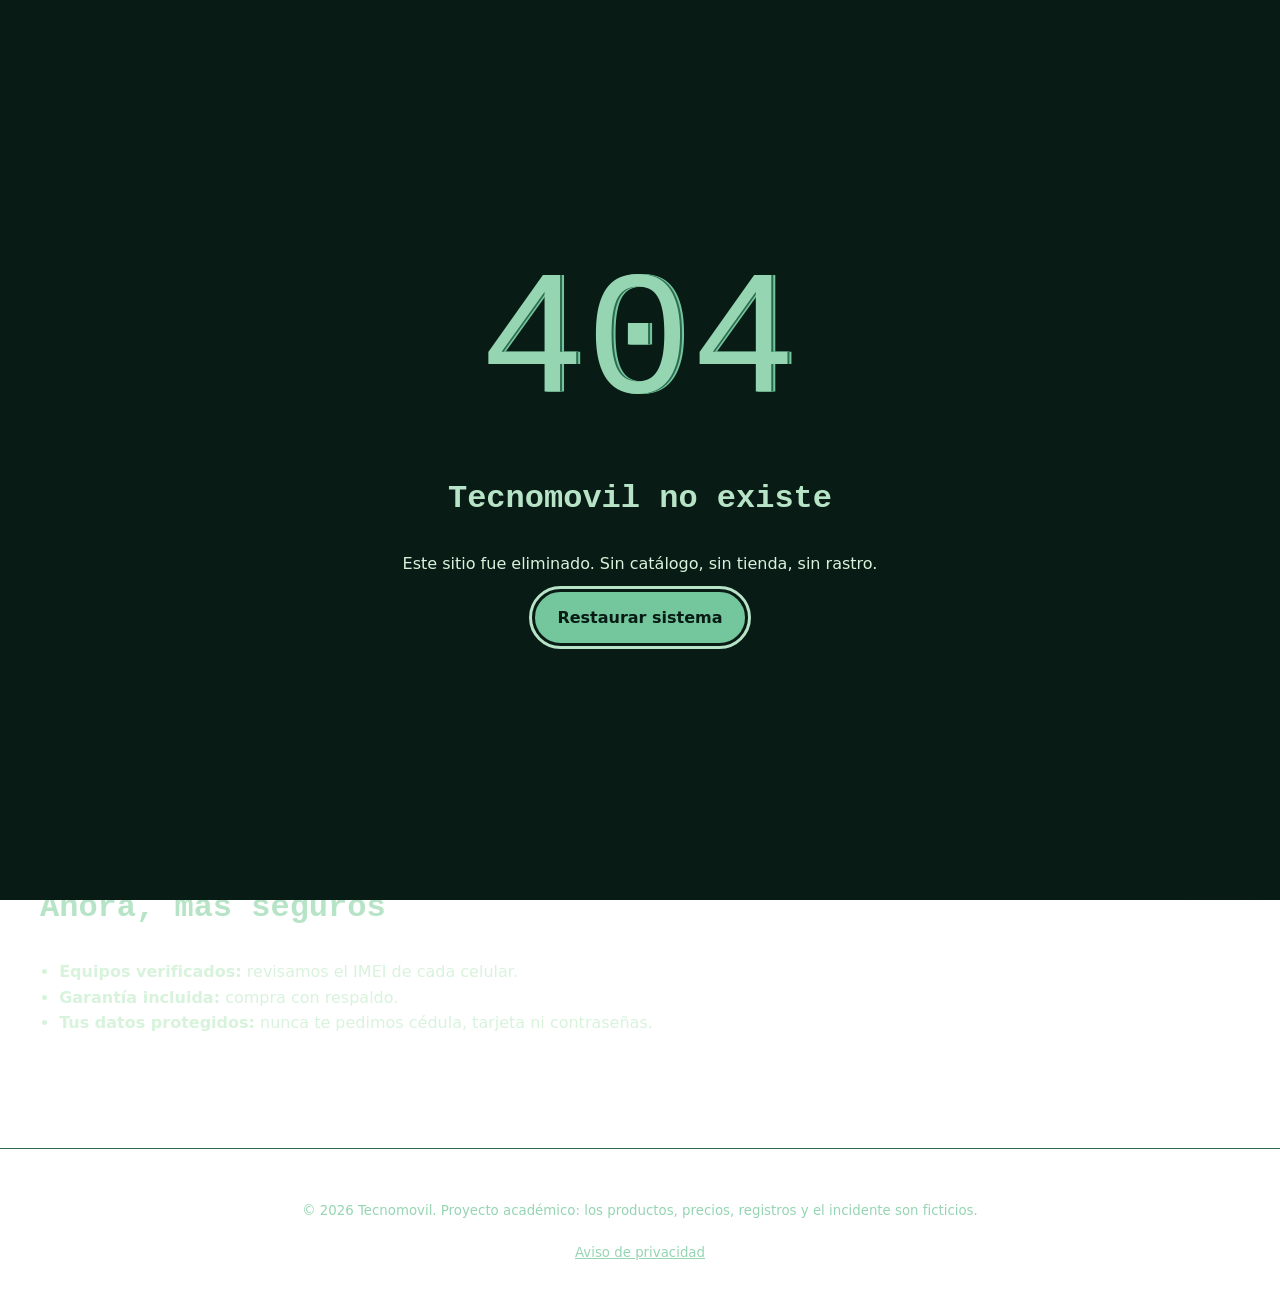
<file: index.html>
<!DOCTYPE html>
<html lang="es">
<head>
  <meta charset="UTF-8">
  <meta http-equiv="Content-Security-Policy" content="default-src 'self'; img-src 'self' data:; style-src 'self'; script-src 'self'; object-src 'none'; base-uri 'self'; form-action 'self'">
  <meta name="viewport" content="width=device-width, initial-scale=1.0">
  <meta name="description" content="Tecnomovil, tienda de celulares en línea: equipos verificados, garantía y compra segura.">
  <title>Inicio | Tecnomovil</title>
  <link rel="stylesheet" href="css/estilos.css">
  <script src="js/datos.js" defer></script>
  <script src="js/main.js" defer></script>
  <script src="js/chatbot.js" defer></script>
</head>
<body>

  <!-- Pantalla de error inicial: el JS la quita al hacer clic en "Restaurar sistema" -->
  <section id="pantalla-error" class="pantalla-error" aria-labelledby="error-titulo">
    <div class="error-contenido">
      <p class="error-codigo glitch" data-texto="404">404</p>
      <h2 id="error-titulo">Tecnomovil no existe</h2>
      <p>Este sitio fue eliminado. Sin catálogo, sin tienda, sin rastro.</p>
      <div id="error-progreso" hidden>
        <progress id="barra-recuperacion" max="100" value="0">0%</progress>
        <p id="error-estado" aria-live="polite"></p>
      </div>
      <button type="button" id="boton-restaurar" class="boton">Restaurar sistema</button>
    </div>
  </section>

  <a class="enlace-saltar" href="#contenido">Saltar al contenido</a>

  <header class="cabecera">
<a class="logo" id="logo" href="index.html" aria-label="Tecnomovil, ir al inicio"><img class="logo-imagen" src="assets/Logo/logo-tecnomovil.png" alt="" width="84" height="84">Tecno<span>movil</span></a>    <nav class="menu" aria-label="Navegación principal">
      <ul>
        <li><a href="index.html" aria-current="page">Inicio</a></li>
        <li><a href="historia.html">Historia</a></li>
        <li><a href="catalogo.html">Catálogo</a></li>
        <li><a href="servicios.html">Servicios</a></li>
        <li><a href="contacto.html">Contacto</a></li>
        <li><a href="catalogo.html#favoritos" class="enlace-favoritos">Favoritos (<span id="contador-favoritos">0</span>)</a></li>
      </ul>
    </nav>
  </header>

  <main id="contenido">

    <section class="portada" aria-labelledby="portada-titulo">
      <h1 id="portada-titulo" class="glitch" data-texto="De vuelta del vacío">De vuelta del vacío</h1>
      <p>Tecnomovil, tu tienda de celulares, fue borrada de Internet. Volvimos más seguros, con equipos verificados y nuevas funciones.</p>
      <p>
        <a class="boton" href="catalogo.html">Ver catálogo</a>
        <a class="boton boton-secundario" href="historia.html">¿Qué pasó?</a>
      </p>
    </section>

    <section aria-labelledby="gamas-titulo">
      <h2 id="gamas-titulo">Elige tu gama</h2>
      <div class="rejilla">
        <article class="tarjeta-info">
          <h3>Gama baja</h3>
          <p>Celulares confiables para el día a día.</p>
          <p class="rango">Desde RD$ 8,900</p>
          <a href="catalogo.html?gama=baja">Ver gama baja</a>
        </article>
        <article class="tarjeta-info">
          <h3>Gama media y media-alta</h3>
          <p>El mejor equilibrio entre precio y rendimiento.</p>
          <p class="rango">Desde RD$ 14,900</p>
          <a href="catalogo.html?gama=media,media-alta">Ver gama media</a>
        </article>
        <article class="tarjeta-info">
          <h3>Gama alta</h3>
          <p>Lo último en cámara, pantalla y potencia.</p>
          <p class="rango">Desde RD$ 38,900</p>
          <a href="catalogo.html?gama=alta">Ver gama alta</a>
        </article>
      </div>
    </section>

    <section aria-labelledby="seguros-titulo">
      <h2 id="seguros-titulo">Ahora, más seguros</h2>
      <ul class="lista-seguridad">
        <li><strong>Equipos verificados:</strong> revisamos el IMEI de cada celular.</li>
        <li><strong>Garantía incluida:</strong> compra con respaldo.</li>
        <li><strong>Tus datos protegidos:</strong> nunca te pedimos cédula, tarjeta ni contraseñas.</li>
      </ul>
    </section>

  </main>

  <footer class="pie">
    <p><small>© 2026 Tecnomovil. Proyecto académico: los productos, precios, registros y el incidente son ficticios.</small></p>
    <p><small><a href="contacto.html#privacidad">Aviso de privacidad</a></small></p>
  </footer>

  <aside id="chatbot" class="chatbot" aria-label="Asistente virtual">
    <button type="button" id="chatbot-abrir" class="chatbot-boton" aria-expanded="false" aria-controls="chatbot-ventana">Chat</button>
    <section id="chatbot-ventana" class="chatbot-ventana" aria-labelledby="chatbot-titulo" hidden>
      <header class="chatbot-cabecera">
        <h2 id="chatbot-titulo">Asistente Tecnomovil</h2>
        <button type="button" id="chatbot-cerrar" aria-label="Cerrar asistente">✕</button>
      </header>
      <div id="chatbot-mensajes" class="chatbot-mensajes" role="log" aria-live="polite"></div>
      <div class="chatbot-sugerencias">
        <button type="button" data-pregunta="¿Qué pasó con la tienda?">¿Qué pasó?</button>
        <button type="button" data-pregunta="Quiero un celular">Quiero un celular</button>
        <button type="button" data-pregunta="¿Tienen garantía?">Garantía</button>
      </div>
      <form id="chatbot-form" class="chatbot-form">
        <label for="chatbot-entrada" class="visualmente-oculto">Escribe tu mensaje</label>
        <input type="text" id="chatbot-entrada" name="mensaje" placeholder="Escribe tu pregunta" autocomplete="off">
        <button type="submit">Enviar</button>
      </form>
    </section>
  </aside>

</body>
</html>
</file>
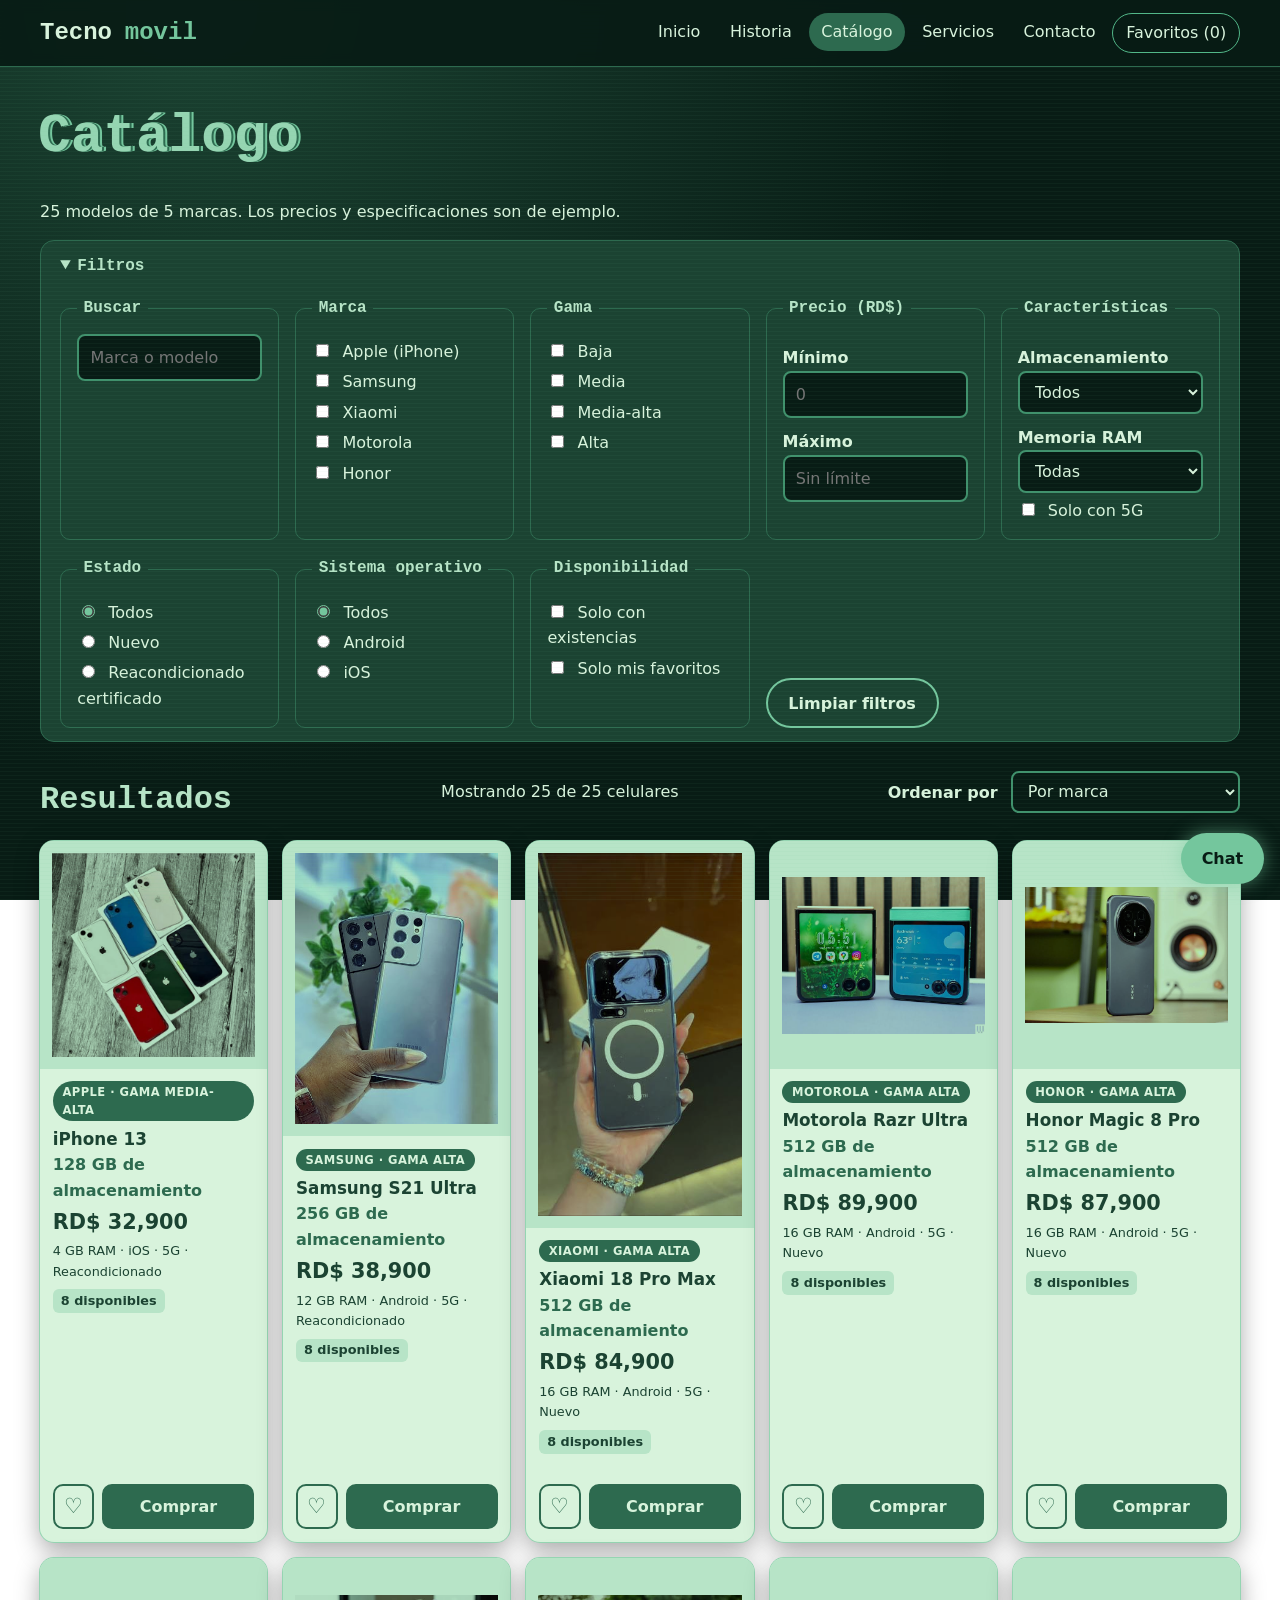
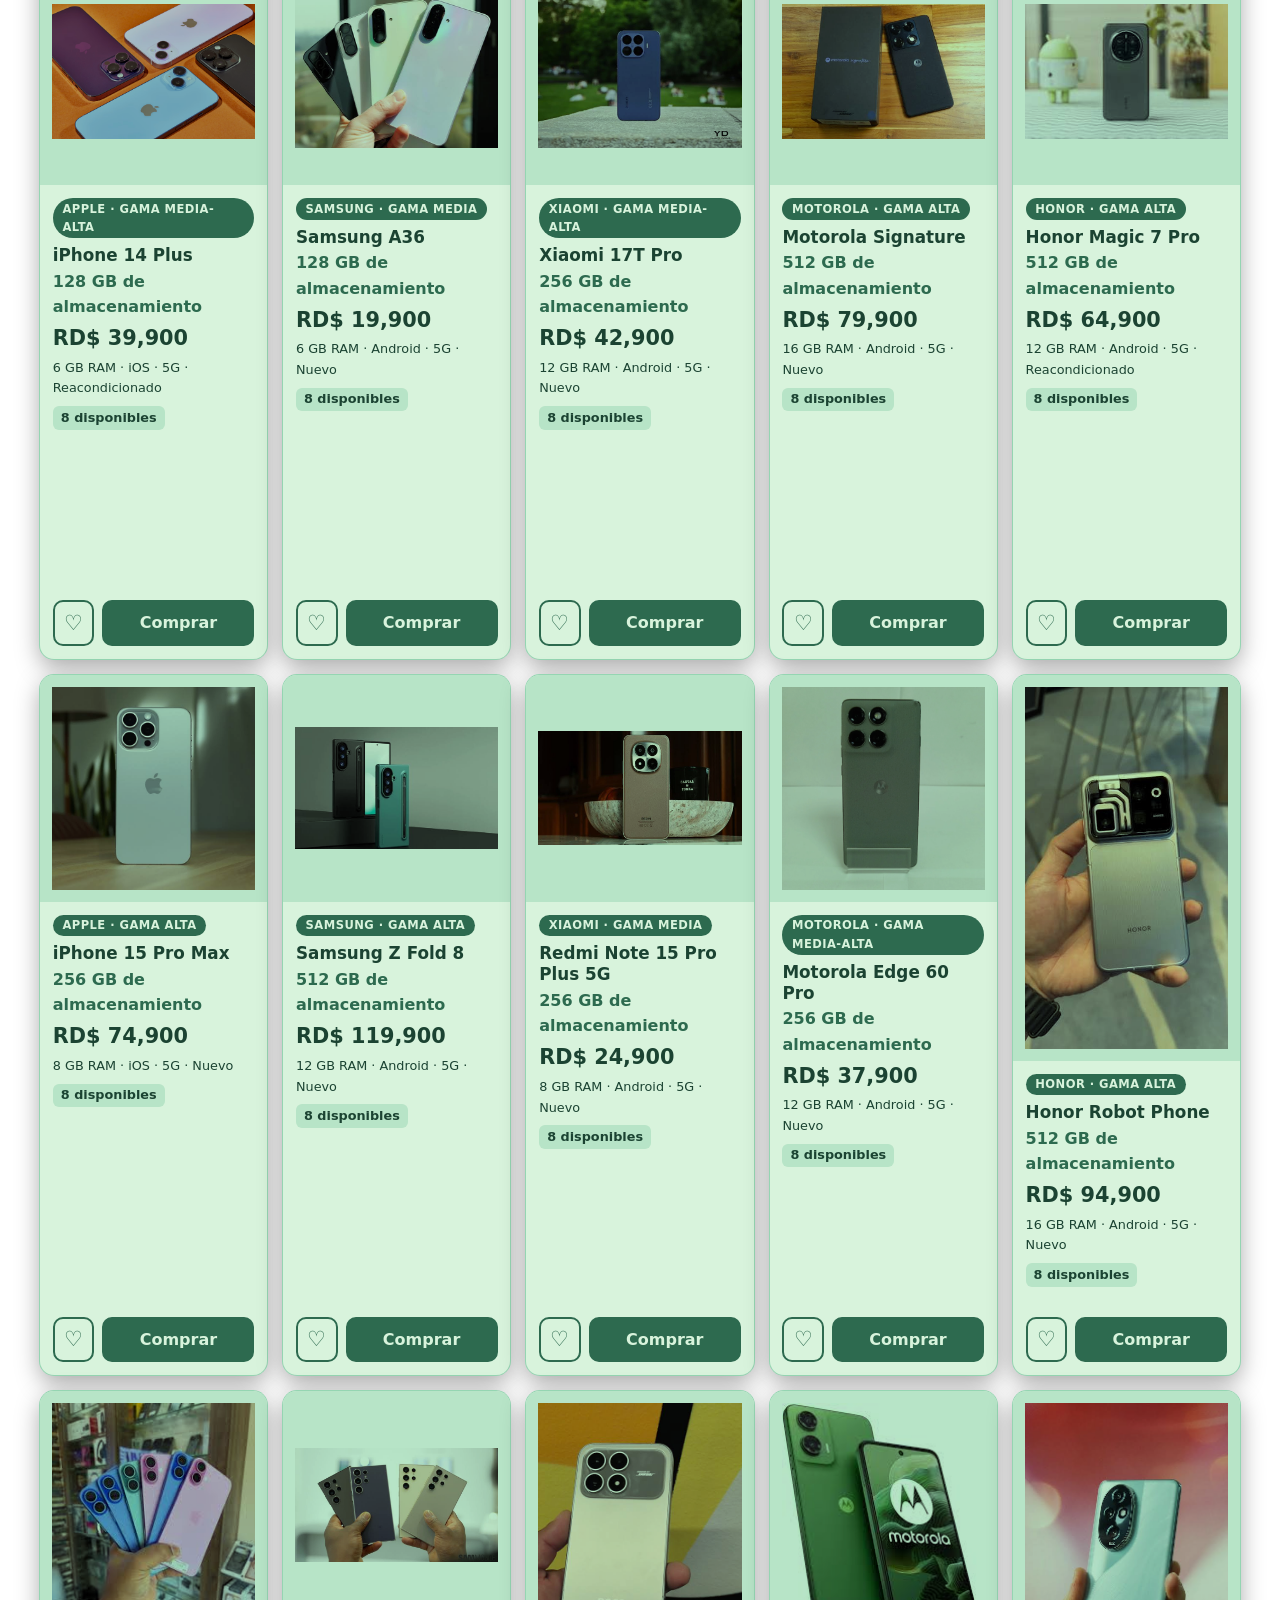
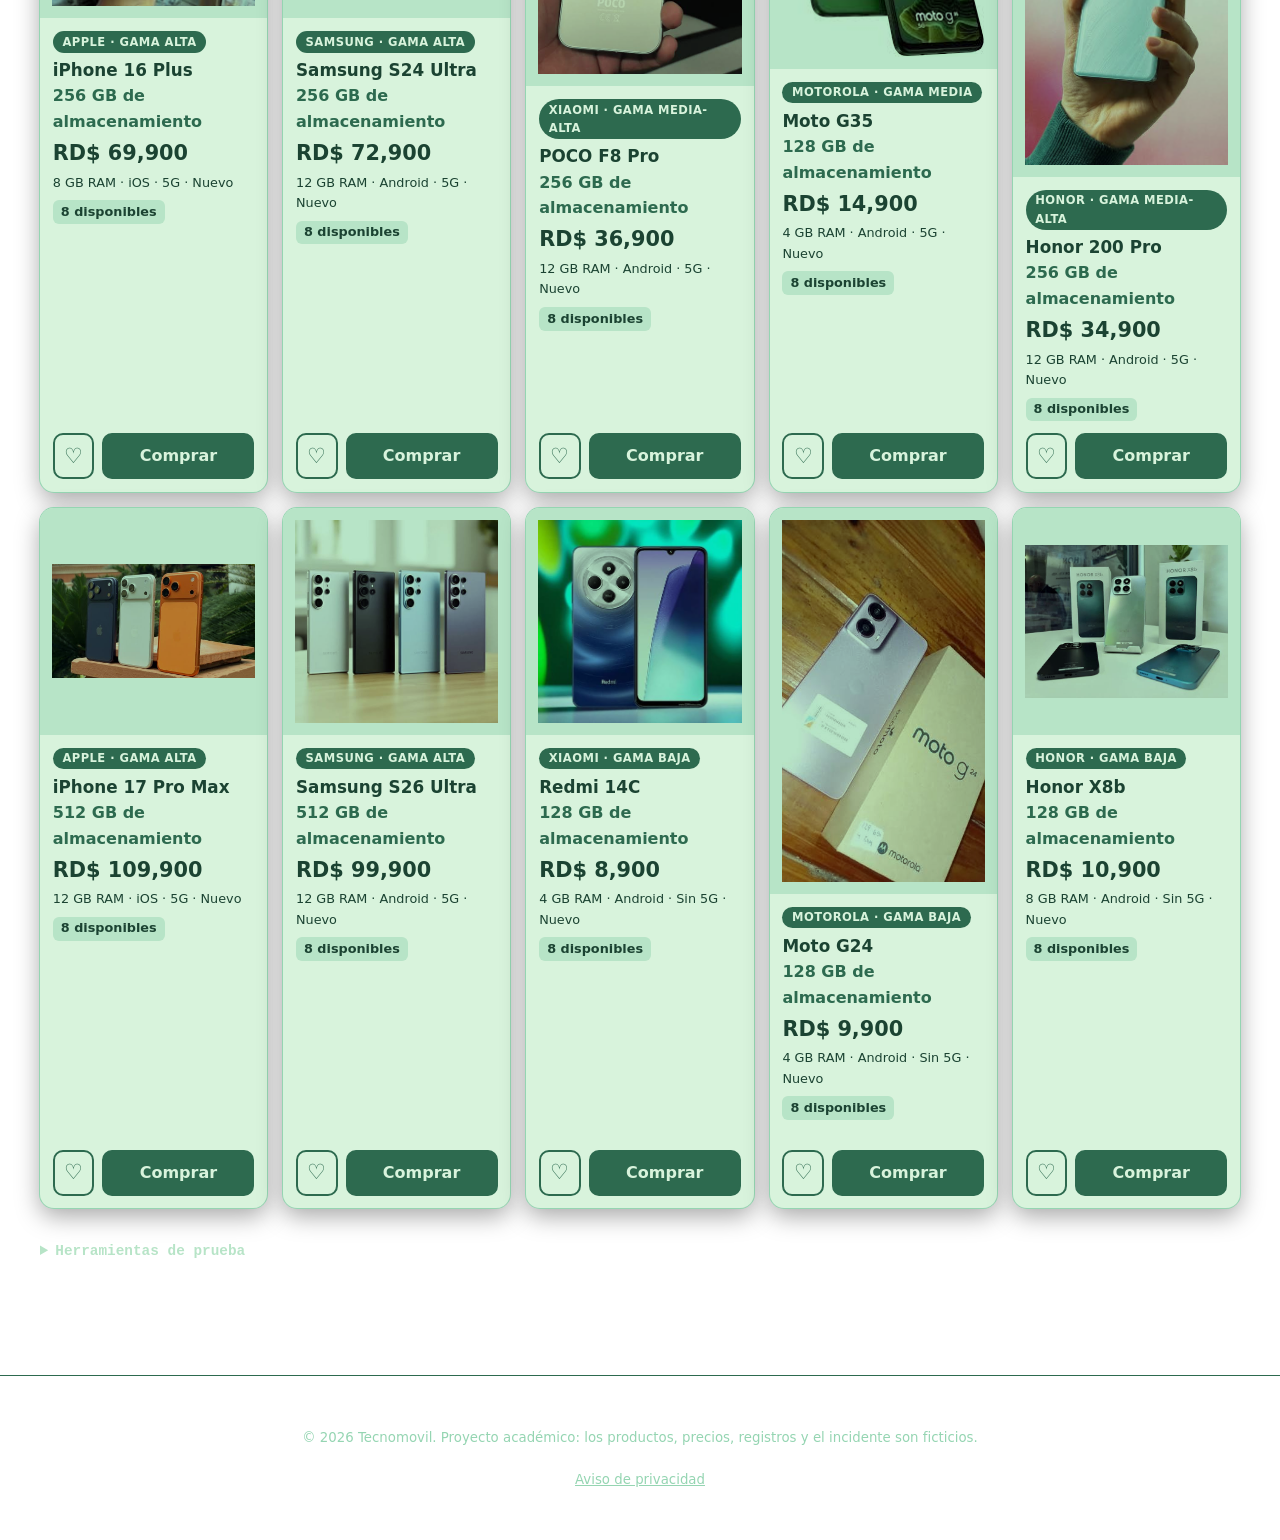
<file: catalogo.html>
<!DOCTYPE html>
<html lang="es">
<head>
  <meta charset="UTF-8">
  <meta http-equiv="Content-Security-Policy" content="default-src 'self'; img-src 'self' data:; style-src 'self'; script-src 'self'; object-src 'none'; base-uri 'self'; form-action 'self'">
  <meta name="viewport" content="width=device-width, initial-scale=1.0">
  <meta name="description" content="Catálogo de Tecnomovil: 25 celulares con filtros por marca, gama, precio y más.">
  <title>Catálogo | Tecnomovil</title>
  <link rel="stylesheet" href="css/estilos.css">
  <script src="js/datos.js" defer></script>
  <script src="js/main.js" defer></script>
  <script src="js/chatbot.js" defer></script>
  <script src="js/catalogo.js" defer></script>
</head>
<body>

  <a class="enlace-saltar" href="#contenido">Saltar al contenido</a>

  <header class="cabecera">
    <a class="logo" id="logo" href="index.html" aria-label="Tecnomovil, ir al inicio">Tecno<span>movil</span></a>
    <nav class="menu" aria-label="Navegación principal">
      <ul>
        <li><a href="index.html">Inicio</a></li>
        <li><a href="historia.html">Historia</a></li>
        <li><a href="catalogo.html" aria-current="page">Catálogo</a></li>
        <li><a href="servicios.html">Servicios</a></li>
        <li><a href="contacto.html">Contacto</a></li>
        <li><a href="catalogo.html#favoritos" class="enlace-favoritos">Favoritos (<span id="contador-favoritos">0</span>)</a></li>
      </ul>
    </nav>
  </header>

  <main id="contenido">

    <h1 class="glitch" data-texto="Catálogo">Catálogo</h1>
    <p>25 modelos de 5 marcas. Los precios y especificaciones son de ejemplo.</p>
    <noscript><p>Activa JavaScript para ver el catálogo.</p></noscript>

    <div class="catalogo">

      <aside class="filtros" aria-label="Filtros del catálogo">
        <details class="filtros-detalle">
          <summary>Filtros</summary>
          <form id="formulario-filtros">

            <fieldset>
              <legend>Buscar</legend>
              <label for="buscador" class="visualmente-oculto">Buscar por marca o modelo</label>
              <input type="search" id="buscador" name="buscador" placeholder="Marca o modelo" maxlength="60">
            </fieldset>

            <fieldset>
              <legend>Marca</legend>
              <label><input type="checkbox" name="marca" value="Apple"> Apple (iPhone)</label>
              <label><input type="checkbox" name="marca" value="Samsung"> Samsung</label>
              <label><input type="checkbox" name="marca" value="Xiaomi"> Xiaomi</label>
              <label><input type="checkbox" name="marca" value="Motorola"> Motorola</label>
              <label><input type="checkbox" name="marca" value="Honor"> Honor</label>
            </fieldset>

            <fieldset>
              <legend>Gama</legend>
              <label><input type="checkbox" name="gama" value="baja"> Baja</label>
              <label><input type="checkbox" name="gama" value="media"> Media</label>
              <label><input type="checkbox" name="gama" value="media-alta"> Media-alta</label>
              <label><input type="checkbox" name="gama" value="alta"> Alta</label>
            </fieldset>

            <fieldset>
              <legend>Precio (RD$)</legend>
              <label for="precio-min">Mínimo</label>
              <input type="number" id="precio-min" name="precio-min" min="0" step="500" placeholder="0">
              <label for="precio-max">Máximo</label>
              <input type="number" id="precio-max" name="precio-max" min="0" step="500" placeholder="Sin límite">
            </fieldset>

            <fieldset>
              <legend>Características</legend>
              <label for="almacenamiento">Almacenamiento</label>
              <select id="almacenamiento" name="almacenamiento">
                <option value="">Todos</option>
                <option value="128">128 GB</option>
                <option value="256">256 GB</option>
                <option value="512">512 GB</option>
              </select>
              <label for="ram">Memoria RAM</label>
              <select id="ram" name="ram">
                <option value="">Todas</option>
                <option value="4">4 GB</option>
                <option value="6">6 GB</option>
                <option value="8">8 GB</option>
                <option value="12">12 GB</option>
                <option value="16">16 GB</option>
              </select>
              <label><input type="checkbox" id="filtro-5g" name="cinco-g"> Solo con 5G</label>
            </fieldset>

            <fieldset>
              <legend>Estado</legend>
              <label><input type="radio" name="estado" value="" checked> Todos</label>
              <label><input type="radio" name="estado" value="Nuevo"> Nuevo</label>
              <label><input type="radio" name="estado" value="Reacondicionado"> Reacondicionado certificado</label>
            </fieldset>

            <fieldset>
              <legend>Sistema operativo</legend>
              <label><input type="radio" name="so" value="" checked> Todos</label>
              <label><input type="radio" name="so" value="Android"> Android</label>
              <label><input type="radio" name="so" value="iOS"> iOS</label>
            </fieldset>

            <fieldset>
              <legend>Disponibilidad</legend>
              <label><input type="checkbox" id="solo-disponibles" name="solo-disponibles"> Solo con existencias</label>
              <label><input type="checkbox" id="solo-favoritos" name="solo-favoritos"> Solo mis favoritos</label>
            </fieldset>

            <button type="reset" class="boton boton-secundario">Limpiar filtros</button>

          </form>
        </details>
      </aside>

      <section class="resultados" aria-labelledby="resultados-titulo">
        <header class="resultados-cabecera">
          <h2 id="resultados-titulo">Resultados</h2>
          <p id="contador-resultados" aria-live="polite">Mostrando 0 celulares</p>
          <div>
            <label for="orden">Ordenar por</label>
            <select id="orden" name="orden">
              <option value="relevancia">Por marca</option>
              <option value="precio-asc">Precio: menor a mayor</option>
              <option value="precio-desc">Precio: mayor a menor</option>
              <option value="nombre">Nombre (A-Z)</option>
            </select>
          </div>
        </header>

        <!-- El JS inserta aquí las 25 tarjetas (clases div1 a div25) -->
        <div id="lista-productos" class="parent"></div>

        <p id="sin-resultados" hidden>No encontramos celulares con esos filtros. Prueba quitando alguno.</p>
      </section>

    </div>

    <details class="herramientas-prueba">
      <summary>Herramientas de prueba</summary>
      <p>El inventario se guarda solo en tu navegador. Si agotas un modelo para probar el chatbot, puedes reiniciarlo.</p>
      <button type="button" id="reiniciar-inventario" class="boton boton-secundario">Reiniciar inventario (8 por modelo)</button>
    </details>

    <!-- Molde de tarjeta: el JS lo copia por cada celular -->
    <template id="plantilla-tarjeta">
      <article class="tarjeta-producto">
        <figure>
          <img class="tarjeta-imagen" src="[data-uri]" alt="" width="220" height="220" loading="lazy">
        </figure>
        <div class="tarjeta-cuerpo">
          <p class="tarjeta-gama"></p>
          <h3 class="tarjeta-modelo"></h3>
          <p class="tarjeta-almacenamiento"></p>
          <p class="tarjeta-precio"></p>
          <p class="tarjeta-specs"></p>
          <p class="tarjeta-stock"></p>
          <div class="tarjeta-acciones">
            <button type="button" class="boton-favorito" aria-pressed="false" aria-label="Agregar a favoritos">♡</button>
            <button type="button" class="boton boton-comprar">Comprar</button>
          </div>
        </div>
      </article>
    </template>

    <!-- Ventana de compra (simulada) -->
    <dialog id="dialogo-compra" aria-labelledby="compra-titulo">
      <form id="formulario-compra" novalidate>
        <h2 id="compra-titulo">Confirmar compra</h2>
        <p id="compra-producto"></p>
        <p id="compra-disponibles"></p>
        <label for="compra-cantidad">Cantidad</label>
        <input type="number" id="compra-cantidad" min="1" step="1" value="1" required>
        <label for="compra-cupon">Código de descuento (opcional)</label>
        <input type="text" id="compra-cupon" maxlength="20" autocomplete="off">
        <p id="compra-total" aria-live="polite"></p>
        <p id="compra-mensaje" class="mensaje-error" aria-live="polite"></p>
        <div class="dialogo-acciones">
          <button type="button" id="compra-cancelar" class="boton boton-secundario">Cancelar</button>
          <button type="submit" class="boton">Confirmar compra</button>
        </div>
      </form>
      <div id="compra-exito" hidden>
        <h2>¡Compra confirmada!</h2>
        <p id="exito-detalle"></p>
        <p>Tu código de pedido: <strong id="exito-codigo"></strong></p>
        <div class="dialogo-acciones">
          <a id="exito-enlace" class="boton" href="servicios.html#seguimiento">Seguir mi pedido</a>
          <button type="button" id="exito-cerrar" class="boton boton-secundario">Seguir comprando</button>
        </div>
      </div>
    </dialog>

  </main>

  <footer class="pie">
    <p><small>© 2026 Tecnomovil. Proyecto académico: los productos, precios, registros y el incidente son ficticios.</small></p>
    <p><small><a href="contacto.html#privacidad">Aviso de privacidad</a></small></p>
  </footer>

  <aside id="chatbot" class="chatbot" aria-label="Asistente virtual">
    <button type="button" id="chatbot-abrir" class="chatbot-boton" aria-expanded="false" aria-controls="chatbot-ventana">Chat</button>
    <section id="chatbot-ventana" class="chatbot-ventana" aria-labelledby="chatbot-titulo" hidden>
      <header class="chatbot-cabecera">
        <h2 id="chatbot-titulo">Asistente Tecnomovil</h2>
        <button type="button" id="chatbot-cerrar" aria-label="Cerrar asistente">✕</button>
      </header>
      <div id="chatbot-mensajes" class="chatbot-mensajes" role="log" aria-live="polite"></div>
      <div class="chatbot-sugerencias"></div>
      <form id="chatbot-form" class="chatbot-form">
        <label for="chatbot-entrada" class="visualmente-oculto">Escribe tu mensaje</label>
        <input type="text" id="chatbot-entrada" name="mensaje" placeholder="Escribe tu pregunta" autocomplete="off" maxlength="200">
        <button type="submit">Enviar</button>
      </form>
    </section>
  </aside>

</body>
</html>
</file>
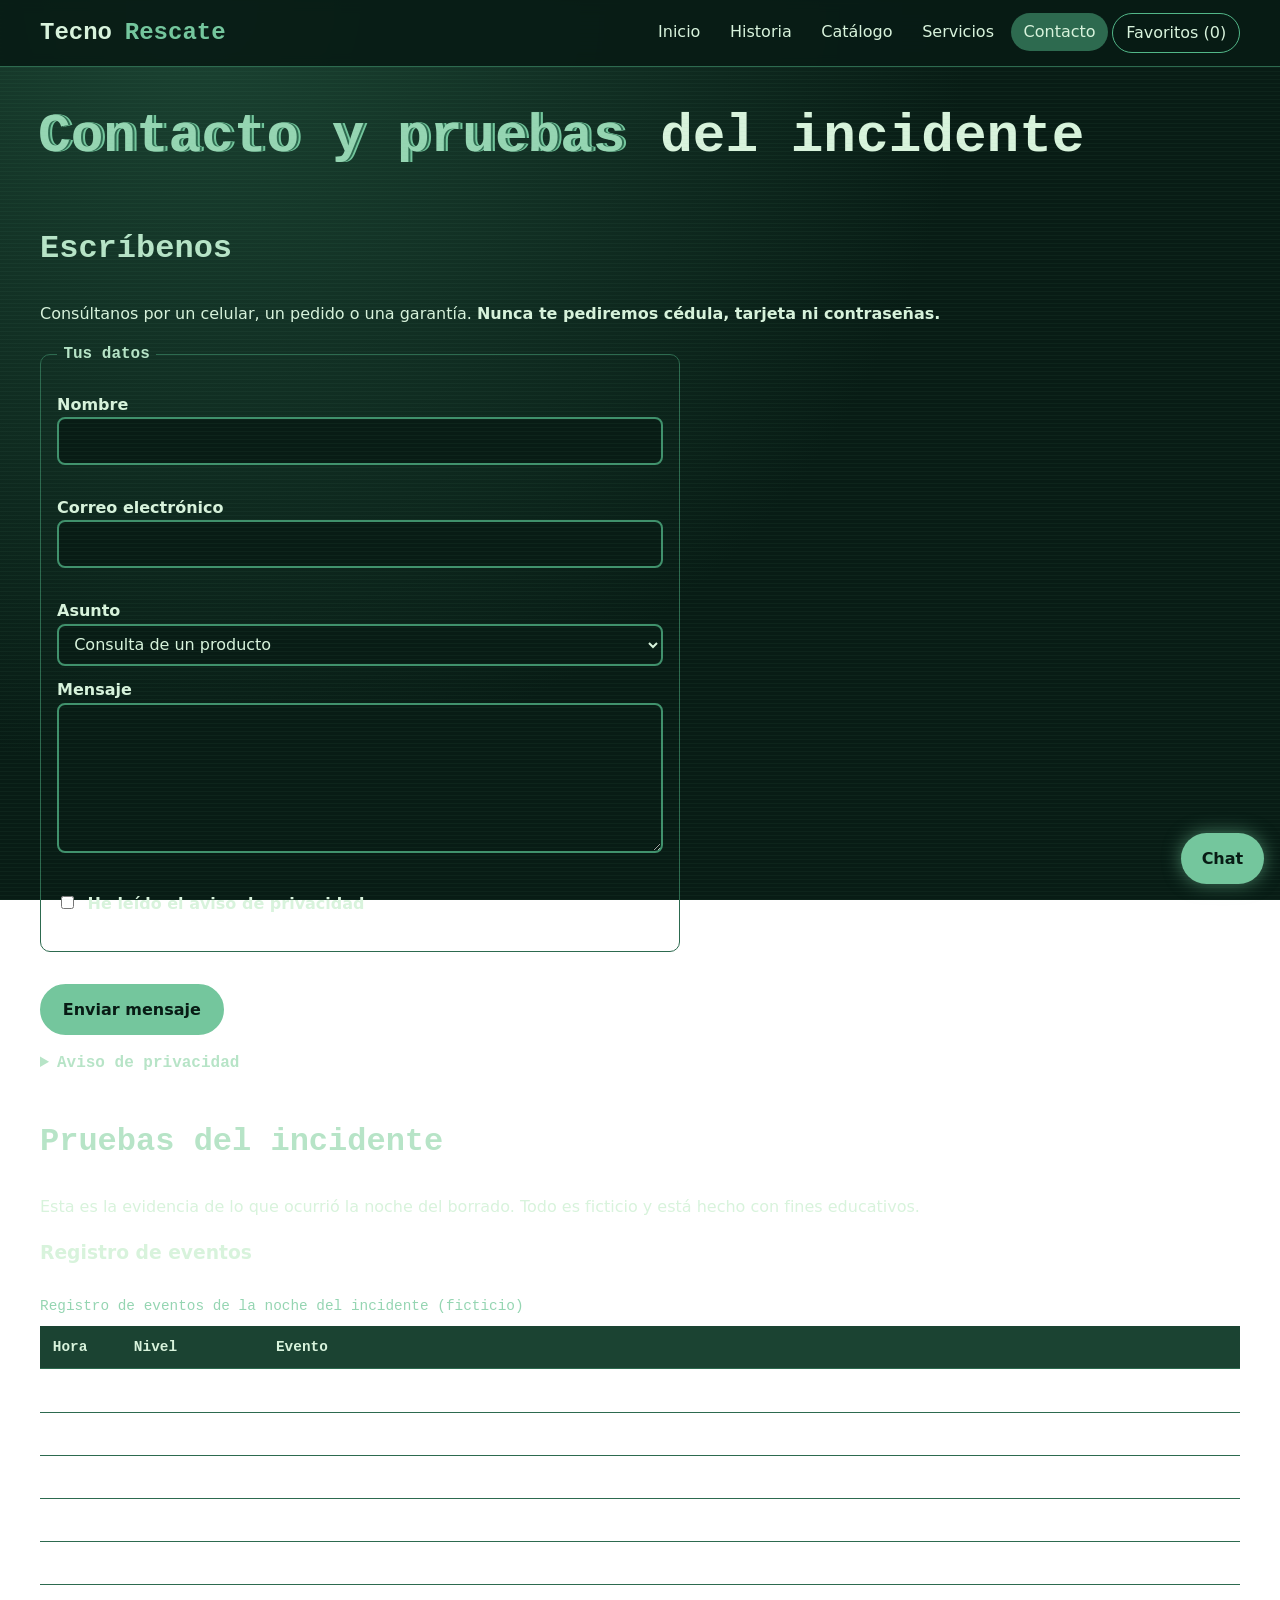
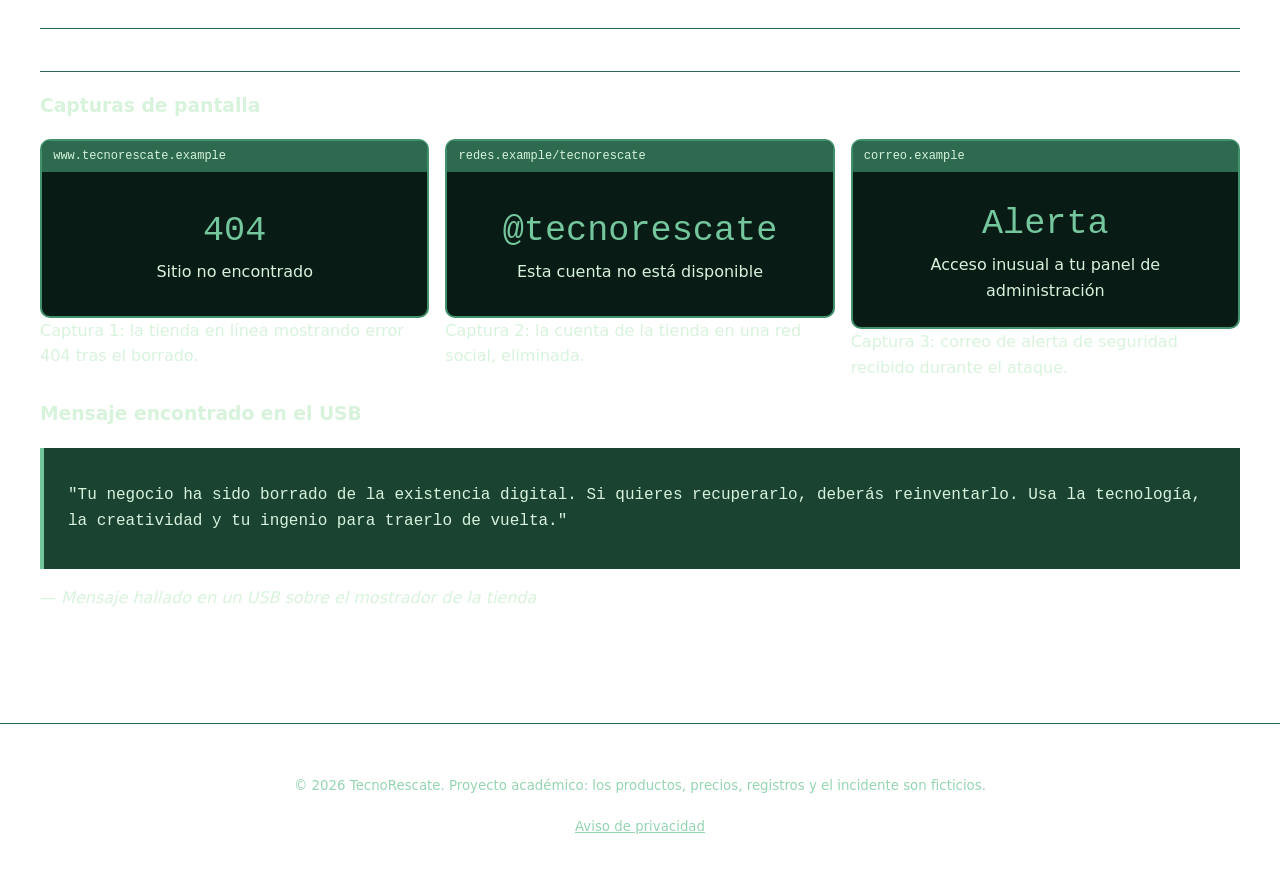
<file: contacto.html>
<!DOCTYPE html>
<html lang="es">
<head>
  <meta charset="UTF-8">
  <meta http-equiv="Content-Security-Policy" content="default-src 'self'; img-src 'self' data:; style-src 'self'; script-src 'self'; object-src 'none'; base-uri 'self'; form-action 'self'">
  <meta name="viewport" content="width=device-width, initial-scale=1.0">
  <meta name="description" content="Contacta a TecnoRescate y consulta las pruebas del incidente que borró la tienda de Internet.">
  <title>Contacto y pruebas del incidente | TecnoRescate</title>
  <link rel="stylesheet" href="css/estilos.css">
  <script src="js/datos.js" defer></script>
  <script src="js/main.js" defer></script>
  <script src="js/chatbot.js" defer></script>
  <script src="js/contacto.js" defer></script>
</head>
<body>

  <a class="enlace-saltar" href="#contenido">Saltar al contenido</a>

  <header class="cabecera">
    <a class="logo" id="logo" href="index.html" aria-label="TecnoRescate, ir al inicio">Tecno<span>Rescate</span></a>
    <nav class="menu" aria-label="Navegación principal">
      <ul>
        <li><a href="index.html">Inicio</a></li>
        <li><a href="historia.html">Historia</a></li>
        <li><a href="catalogo.html">Catálogo</a></li>
        <li><a href="servicios.html">Servicios</a></li>
        <li><a href="contacto.html" aria-current="page">Contacto</a></li>
        <li><a href="catalogo.html#favoritos" class="enlace-favoritos">Favoritos (<span id="contador-favoritos">0</span>)</a></li>
      </ul>
    </nav>
  </header>

  <main id="contenido">

    <h1 class="glitch" data-texto="Contacto y pruebas">Contacto y pruebas del incidente</h1>

    <section id="formulario" aria-labelledby="formulario-titulo">
      <h2 id="formulario-titulo">Escríbenos</h2>
      <p>Consúltanos por un celular, un pedido o una garantía. <strong>Nunca te pediremos cédula, tarjeta ni contraseñas.</strong></p>

      <form id="formulario-contacto" novalidate>
        <fieldset>
          <legend>Tus datos</legend>

          <label for="nombre">Nombre</label>
          <input type="text" id="nombre" name="nombre" autocomplete="name" required aria-describedby="error-nombre">
          <span id="error-nombre" class="mensaje-error"></span>

          <label for="correo">Correo electrónico</label>
          <input type="email" id="correo" name="correo" autocomplete="email" required aria-describedby="error-correo">
          <span id="error-correo" class="mensaje-error"></span>

          <label for="asunto">Asunto</label>
          <select id="asunto" name="asunto">
            <option value="producto">Consulta de un producto</option>
            <option value="pedido">Estado de un pedido</option>
            <option value="garantia">Garantía</option>
            <option value="otro">Otro</option>
          </select>

          <label for="mensaje">Mensaje</label>
          <textarea id="mensaje" name="mensaje" rows="5" required aria-describedby="error-mensaje"></textarea>
          <span id="error-mensaje" class="mensaje-error"></span>

          <label>
            <input type="checkbox" id="privacidad-aceptada" name="privacidad" required aria-describedby="error-privacidad">
            He leído el aviso de privacidad
          </label>
          <span id="error-privacidad" class="mensaje-error"></span>
        </fieldset>

        <button type="submit" class="boton">Enviar mensaje</button>
      </form>

      <p id="mensaje-contacto" aria-live="polite"></p>

      <details id="privacidad">
        <summary>Aviso de privacidad</summary>
        <p>Este formulario es parte de un proyecto académico. Los datos que escribas se usan solo para mostrar una confirmación en pantalla: no se envían a ningún servidor ni se guardan.</p>
      </details>
    </section>

    <section id="pruebas" aria-labelledby="pruebas-titulo">
      <h2 id="pruebas-titulo">Pruebas del incidente</h2>
      <p>Esta es la evidencia de lo que ocurrió la noche del borrado. Todo es ficticio y está hecho con fines educativos.</p>

      <article>
        <h3>Registro de eventos</h3>
        <table class="tabla-registro">
          <caption>Registro de eventos de la noche del incidente (ficticio)</caption>
          <thead>
            <tr>
              <th scope="col">Hora</th>
              <th scope="col">Nivel</th>
              <th scope="col">Evento</th>
            </tr>
          </thead>
          <tbody>
            <tr>
              <td><time datetime="2026-09-13T23:41">23:41</time></td>
              <td class="nivel nivel-aviso">ADVERTENCIA</td>
              <td>Inicio de sesión en el panel de administración desde una ubicación inusual (IP 203.0.113.45).</td>
            </tr>
            <tr>
              <td><time datetime="2026-09-13T23:52">23:52</time></td>
              <td class="nivel nivel-aviso">ADVERTENCIA</td>
              <td>Cambio de la contraseña del administrador sin confirmación.</td>
            </tr>
            <tr>
              <td><time datetime="2026-09-14T00:03">00:03</time></td>
              <td class="nivel nivel-critico">CRÍTICO</td>
              <td>Descarga masiva de la base de datos de productos.</td>
            </tr>
            <tr>
              <td><time datetime="2026-09-14T00:17">00:17</time></td>
              <td class="nivel nivel-critico">CRÍTICO</td>
              <td>Eliminación de los archivos del sitio web.</td>
            </tr>
            <tr>
              <td><time datetime="2026-09-14T00:21">00:21</time></td>
              <td class="nivel nivel-critico">CRÍTICO</td>
              <td>Cuentas de redes sociales desvinculadas y borradas.</td>
            </tr>
            <tr>
              <td><time datetime="2026-09-14T00:25">00:25</time></td>
              <td class="nivel nivel-critico">CRÍTICO</td>
              <td>Sitio web fuera de línea (error 404).</td>
            </tr>
            <tr>
              <td><time datetime="2026-09-14T07:30">07:30</time></td>
              <td class="nivel nivel-info">INFORMATIVO</td>
              <td>El equipo detecta la desaparición e inicia la reconstrucción.</td>
            </tr>
          </tbody>
        </table>
      </article>

      <article>
        <h3>Capturas de pantalla</h3>
        <div class="rejilla">

          <figure class="captura">
            <div class="captura-ventana" aria-hidden="true">
              <div class="captura-barra"><span class="captura-url">www.tecnorescate.example</span></div>
              <div class="captura-cuerpo">
                <p class="captura-grande">404</p>
                <p>Sitio no encontrado</p>
              </div>
            </div>
            <figcaption>Captura 1: la tienda en línea mostrando error 404 tras el borrado.</figcaption>
          </figure>

          <figure class="captura">
            <div class="captura-ventana" aria-hidden="true">
              <div class="captura-barra"><span class="captura-url">redes.example/tecnorescate</span></div>
              <div class="captura-cuerpo">
                <p class="captura-grande">@tecnorescate</p>
                <p>Esta cuenta no está disponible</p>
              </div>
            </div>
            <figcaption>Captura 2: la cuenta de la tienda en una red social, eliminada.</figcaption>
          </figure>

          <figure class="captura">
            <div class="captura-ventana" aria-hidden="true">
              <div class="captura-barra"><span class="captura-url">correo.example</span></div>
              <div class="captura-cuerpo">
                <p class="captura-grande">Alerta</p>
                <p>Acceso inusual a tu panel de administración</p>
              </div>
            </div>
            <figcaption>Captura 3: correo de alerta de seguridad recibido durante el ataque.</figcaption>
          </figure>

        </div>
      </article>

      <article>
        <h3>Mensaje encontrado en el USB</h3>
        <blockquote class="mensaje-usb">
          <p>"Tu negocio ha sido borrado de la existencia digital. Si quieres recuperarlo, deberás reinventarlo. Usa la tecnología, la creatividad y tu ingenio para traerlo de vuelta."</p>
        </blockquote>
        <p>— <cite>Mensaje hallado en un USB sobre el mostrador de la tienda</cite></p>
      </article>

    </section>

  </main>

  <footer class="pie">
    <p><small>© 2026 TecnoRescate. Proyecto académico: los productos, precios, registros y el incidente son ficticios.</small></p>
    <p><small><a href="contacto.html#privacidad">Aviso de privacidad</a></small></p>
  </footer>

  <aside id="chatbot" class="chatbot" aria-label="Asistente virtual">
    <button type="button" id="chatbot-abrir" class="chatbot-boton" aria-expanded="false" aria-controls="chatbot-ventana">Chat</button>
    <section id="chatbot-ventana" class="chatbot-ventana" aria-labelledby="chatbot-titulo" hidden>
      <header class="chatbot-cabecera">
        <h2 id="chatbot-titulo">Asistente TecnoRescate</h2>
        <button type="button" id="chatbot-cerrar" aria-label="Cerrar asistente">✕</button>
      </header>
      <div id="chatbot-mensajes" class="chatbot-mensajes" role="log" aria-live="polite"></div>
      <div class="chatbot-sugerencias">
        <button type="button" data-pregunta="¿Qué pasó con la tienda?">¿Qué pasó?</button>
        <button type="button" data-pregunta="Quiero un celular">Quiero un celular</button>
        <button type="button" data-pregunta="¿Tienen garantía?">Garantía</button>
      </div>
      <form id="chatbot-form" class="chatbot-form">
        <label for="chatbot-entrada" class="visualmente-oculto">Escribe tu mensaje</label>
        <input type="text" id="chatbot-entrada" name="mensaje" placeholder="Escribe tu pregunta" autocomplete="off">
        <button type="submit">Enviar</button>
      </form>
    </section>
  </aside>

</body>
</html>
</file>
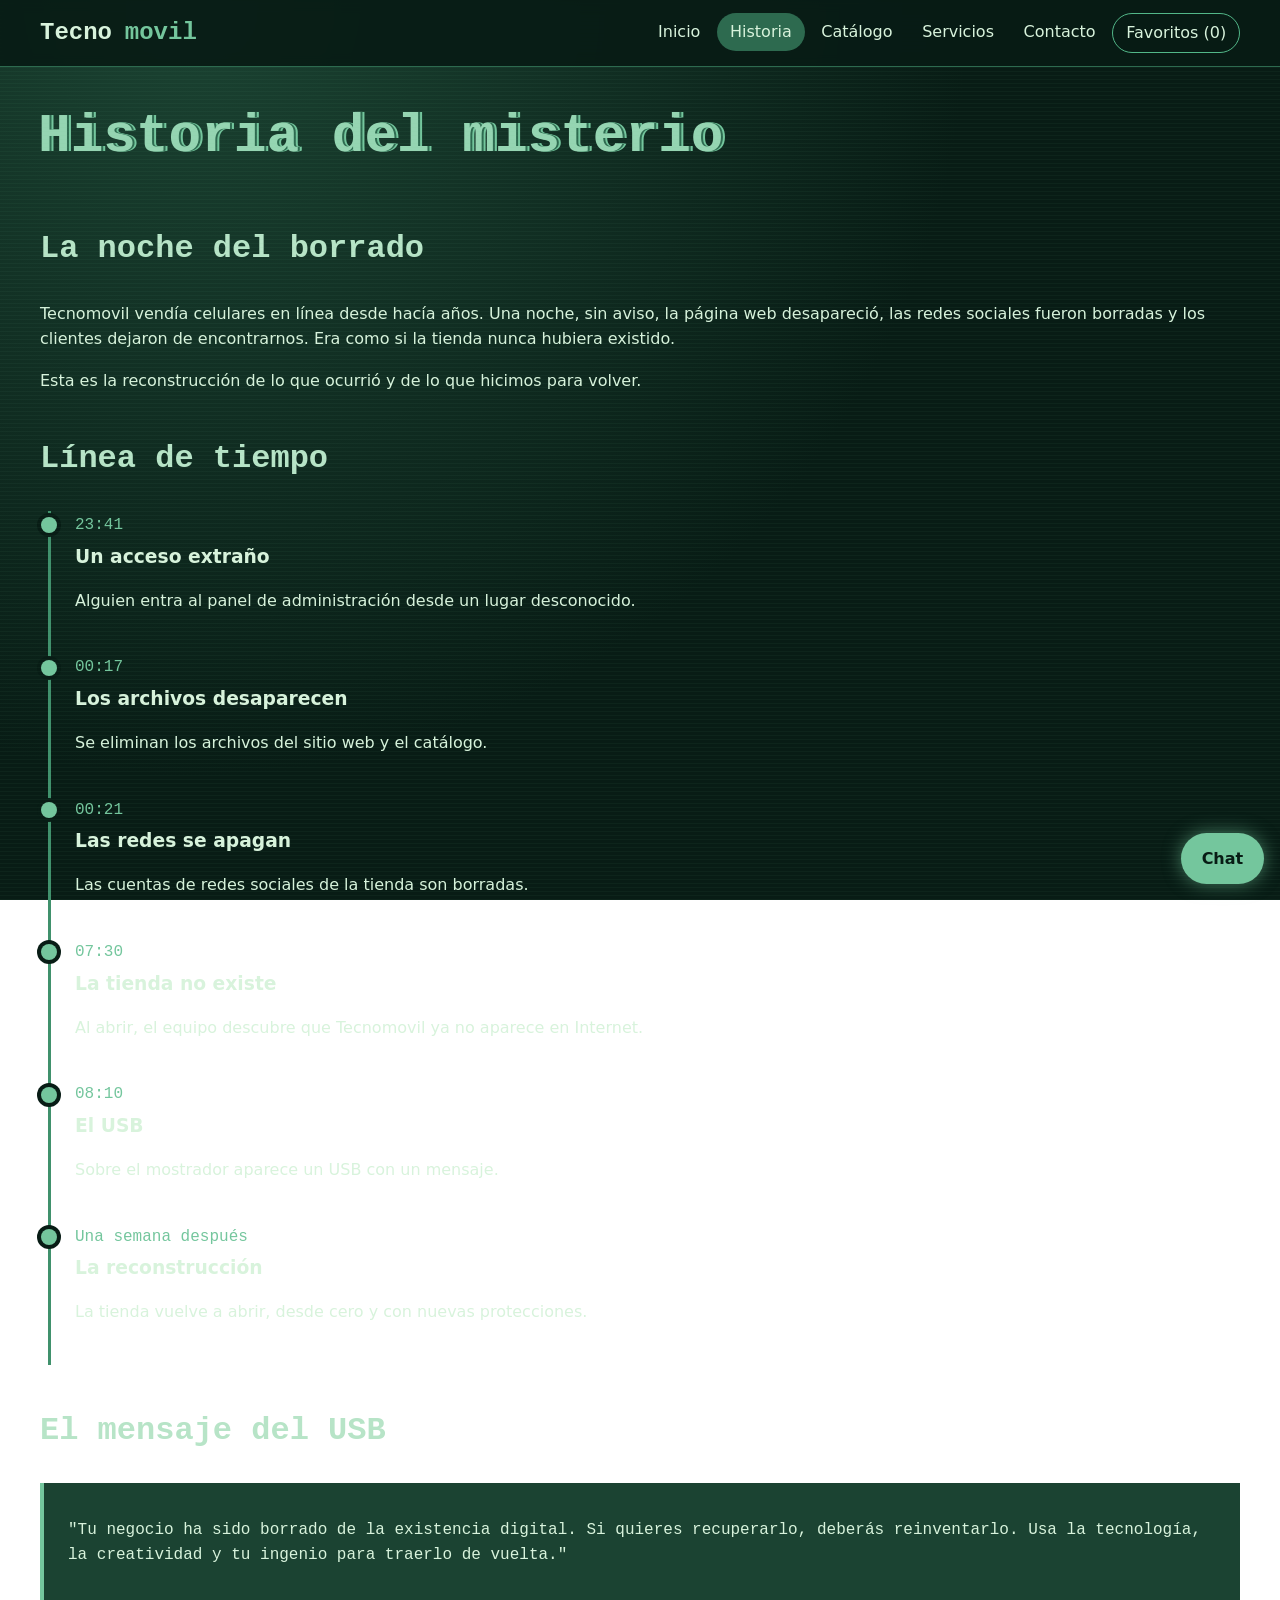
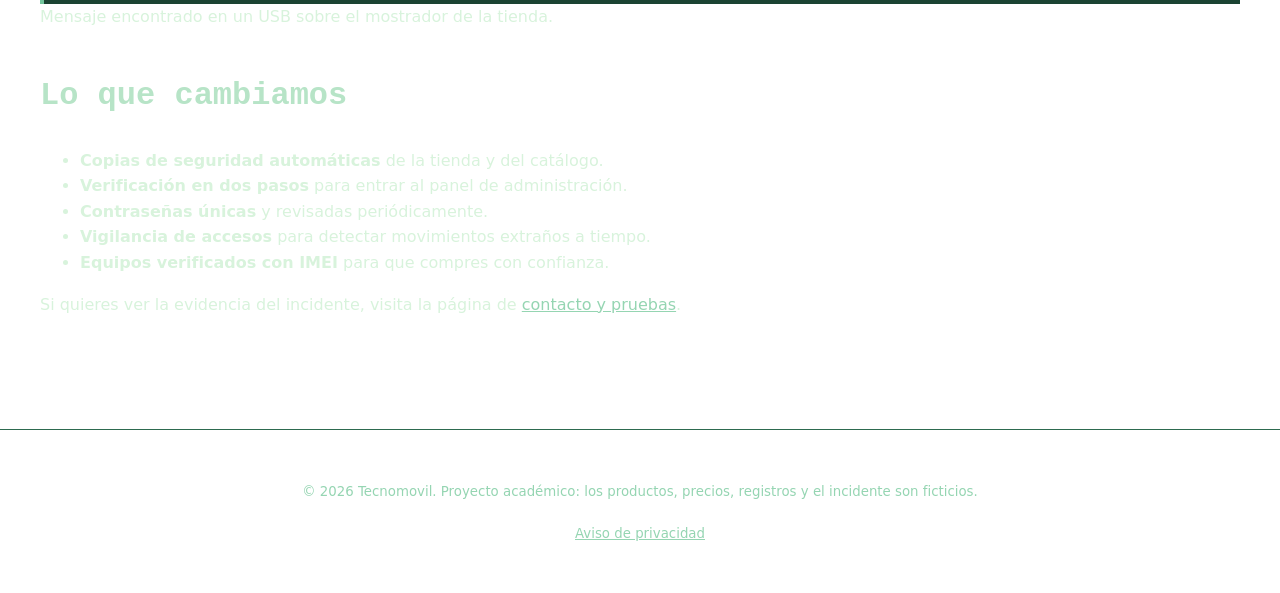
<file: historia.html>
<!DOCTYPE html>
<html lang="es">
<head>
  <meta charset="UTF-8">
  <meta http-equiv="Content-Security-Policy" content="default-src 'self'; img-src 'self' data:; style-src 'self'; script-src 'self'; object-src 'none'; base-uri 'self'; form-action 'self'">
  <meta name="viewport" content="width=device-width, initial-scale=1.0">
  <meta name="description" content="La historia del misterio: cómo Tecnomovil desapareció de Internet y cómo volvió.">
  <title>Historia del misterio | Tecnomovil</title>
  <link rel="stylesheet" href="css/estilos.css">
  <script src="js/datos.js" defer></script>
  <script src="js/main.js" defer></script>
  <script src="js/chatbot.js" defer></script>
</head>
<body>

  <a class="enlace-saltar" href="#contenido">Saltar al contenido</a>

  <header class="cabecera">
    <a class="logo" id="logo" href="index.html" aria-label="Tecnomovil, ir al inicio">Tecno<span>movil</span></a>
    <nav class="menu" aria-label="Navegación principal">
      <ul>
        <li><a href="index.html">Inicio</a></li>
        <li><a href="historia.html" aria-current="page">Historia</a></li>
        <li><a href="catalogo.html">Catálogo</a></li>
        <li><a href="servicios.html">Servicios</a></li>
        <li><a href="contacto.html">Contacto</a></li>
        <li><a href="catalogo.html#favoritos" class="enlace-favoritos">Favoritos (<span id="contador-favoritos">0</span>)</a></li>
      </ul>
    </nav>
  </header>

  <main id="contenido">

    <h1 class="glitch" data-texto="Historia del misterio">Historia del misterio</h1>

    <section aria-labelledby="noche-titulo">
      <h2 id="noche-titulo">La noche del borrado</h2>
      <p>Tecnomovil vendía celulares en línea desde hacía años. Una noche, sin aviso, la página web desapareció, las redes sociales fueron borradas y los clientes dejaron de encontrarnos. Era como si la tienda nunca hubiera existido.</p>
      <p>Esta es la reconstrucción de lo que ocurrió y de lo que hicimos para volver.</p>
    </section>

    <section aria-labelledby="tiempo-titulo">
      <h2 id="tiempo-titulo">Línea de tiempo</h2>
      <ol class="linea-tiempo">
        <li>
          <time datetime="2026-09-13T23:41">23:41</time>
          <h3>Un acceso extraño</h3>
          <p>Alguien entra al panel de administración desde un lugar desconocido.</p>
        </li>
        <li>
          <time datetime="2026-09-14T00:17">00:17</time>
          <h3>Los archivos desaparecen</h3>
          <p>Se eliminan los archivos del sitio web y el catálogo.</p>
        </li>
        <li>
          <time datetime="2026-09-14T00:21">00:21</time>
          <h3>Las redes se apagan</h3>
          <p>Las cuentas de redes sociales de la tienda son borradas.</p>
        </li>
        <li>
          <time datetime="2026-09-14T07:30">07:30</time>
          <h3>La tienda no existe</h3>
          <p>Al abrir, el equipo descubre que Tecnomovil ya no aparece en Internet.</p>
        </li>
        <li>
          <time datetime="2026-09-14T08:10">08:10</time>
          <h3>El USB</h3>
          <p>Sobre el mostrador aparece un USB con un mensaje.</p>
        </li>
        <li>
          <time datetime="2026-09-21">Una semana después</time>
          <h3>La reconstrucción</h3>
          <p>La tienda vuelve a abrir, desde cero y con nuevas protecciones.</p>
        </li>
      </ol>
    </section>

    <section aria-labelledby="usb-titulo">
      <h2 id="usb-titulo">El mensaje del USB</h2>
      <figure class="figura-usb">
        <blockquote>
          <p>"Tu negocio ha sido borrado de la existencia digital. Si quieres recuperarlo, deberás reinventarlo. Usa la tecnología, la creatividad y tu ingenio para traerlo de vuelta."</p>
        </blockquote>
        <figcaption>Mensaje encontrado en un USB sobre el mostrador de la tienda.</figcaption>
      </figure>
    </section>

    <section aria-labelledby="cambios-titulo">
      <h2 id="cambios-titulo">Lo que cambiamos</h2>
      <ul>
        <li><strong>Copias de seguridad automáticas</strong> de la tienda y del catálogo.</li>
        <li><strong>Verificación en dos pasos</strong> para entrar al panel de administración.</li>
        <li><strong>Contraseñas únicas</strong> y revisadas periódicamente.</li>
        <li><strong>Vigilancia de accesos</strong> para detectar movimientos extraños a tiempo.</li>
        <li><strong>Equipos verificados con IMEI</strong> para que compres con confianza.</li>
      </ul>
      <p>Si quieres ver la evidencia del incidente, visita la página de <a href="contacto.html#pruebas">contacto y pruebas</a>.</p>
    </section>

  </main>

  <footer class="pie">
    <p><small>© 2026 Tecnomovil. Proyecto académico: los productos, precios, registros y el incidente son ficticios.</small></p>
    <p><small><a href="contacto.html#privacidad">Aviso de privacidad</a></small></p>
  </footer>

  <aside id="chatbot" class="chatbot" aria-label="Asistente virtual">
    <button type="button" id="chatbot-abrir" class="chatbot-boton" aria-expanded="false" aria-controls="chatbot-ventana">Chat</button>
    <section id="chatbot-ventana" class="chatbot-ventana" aria-labelledby="chatbot-titulo" hidden>
      <header class="chatbot-cabecera">
        <h2 id="chatbot-titulo">Asistente Tecnomovil</h2>
        <button type="button" id="chatbot-cerrar" aria-label="Cerrar asistente">✕</button>
      </header>
      <div id="chatbot-mensajes" class="chatbot-mensajes" role="log" aria-live="polite"></div>
      <div class="chatbot-sugerencias">
        <button type="button" data-pregunta="¿Qué pasó con la tienda?">¿Qué pasó?</button>
        <button type="button" data-pregunta="Quiero un celular">Quiero un celular</button>
        <button type="button" data-pregunta="¿Tienen garantía?">Garantía</button>
      </div>
      <form id="chatbot-form" class="chatbot-form">
        <label for="chatbot-entrada" class="visualmente-oculto">Escribe tu mensaje</label>
        <input type="text" id="chatbot-entrada" name="mensaje" placeholder="Escribe tu pregunta" autocomplete="off">
        <button type="submit">Enviar</button>
      </form>
    </section>
  </aside>

</body>
</html>
</file>
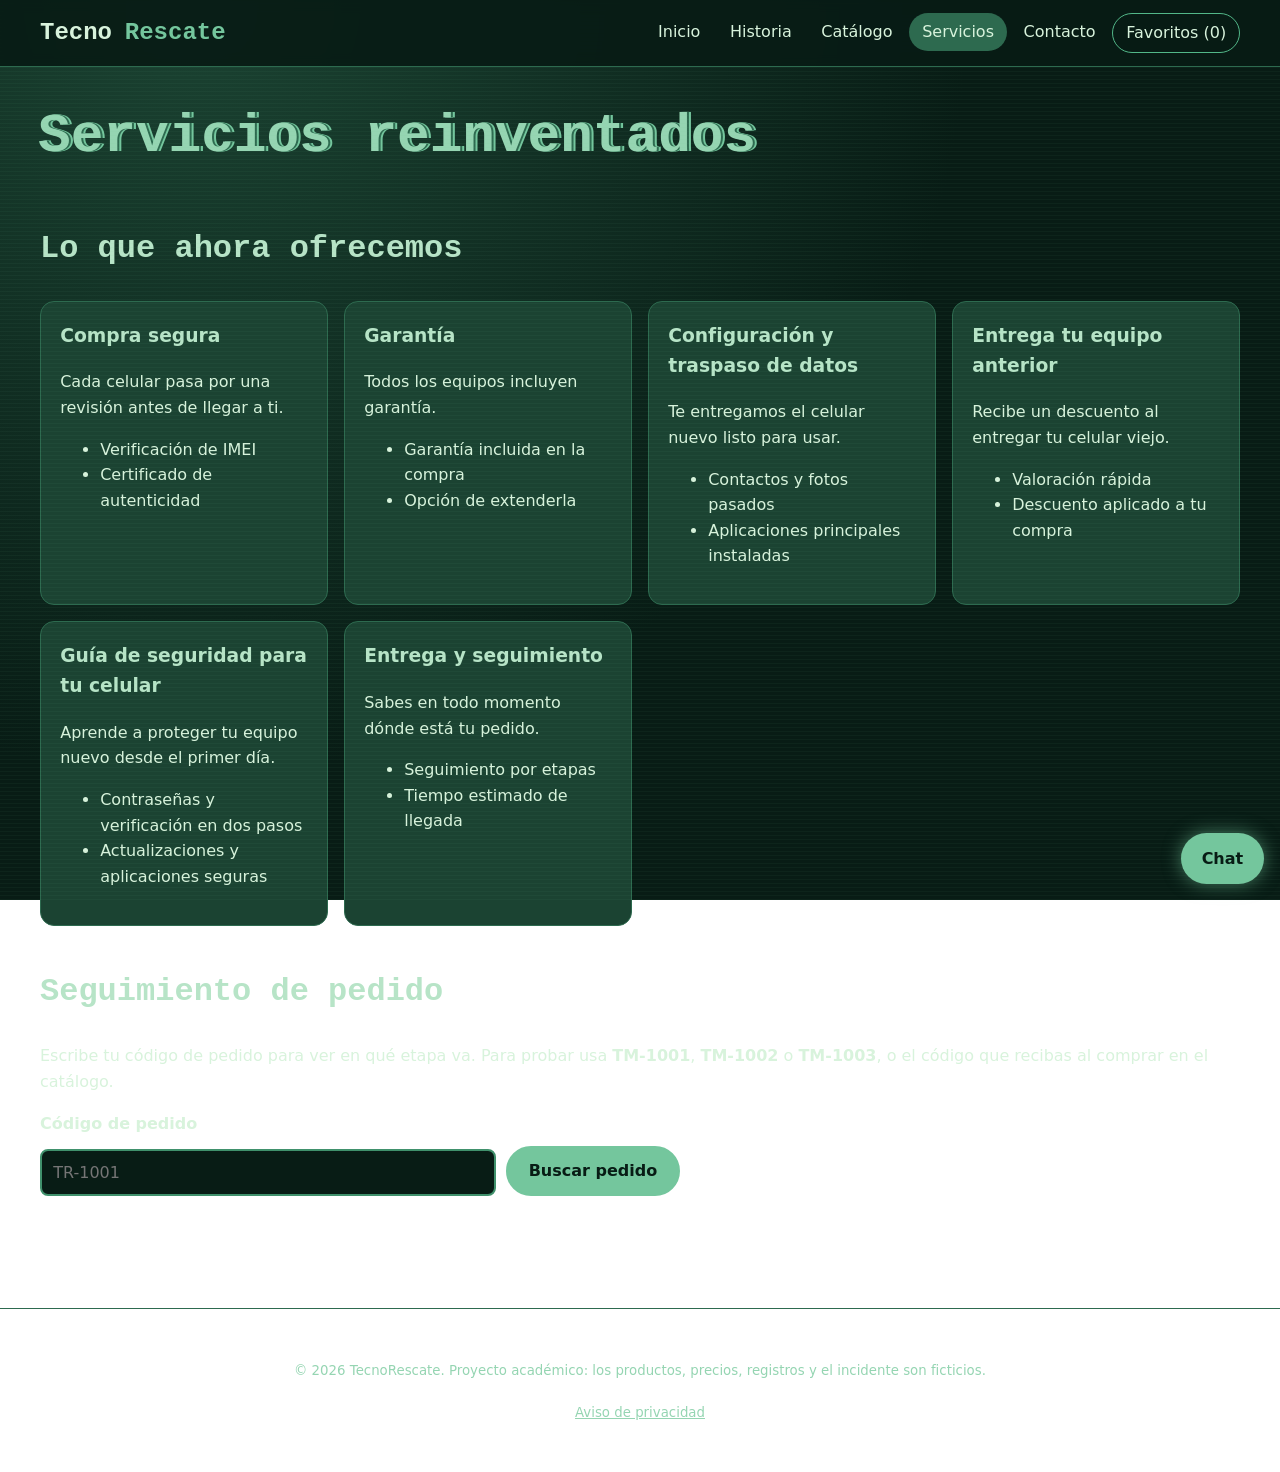
<file: servicios.html>
<!DOCTYPE html>
<html lang="es">
<head>
  <meta charset="UTF-8">
  <meta http-equiv="Content-Security-Policy" content="default-src 'self'; img-src 'self' data:; style-src 'self'; script-src 'self'; object-src 'none'; base-uri 'self'; form-action 'self'">
  <meta name="viewport" content="width=device-width, initial-scale=1.0">
  <meta name="description" content="Servicios de TecnoRescate: compra segura, garantía, traspaso de datos y seguimiento de pedido.">
  <title>Servicios reinventados | TecnoRescate</title>
  <link rel="stylesheet" href="css/estilos.css">
  <script src="js/datos.js" defer></script>
  <script src="js/main.js" defer></script>
  <script src="js/chatbot.js" defer></script>
  <script src="js/servicios.js" defer></script>
</head>
<body>

  <a class="enlace-saltar" href="#contenido">Saltar al contenido</a>

  <header class="cabecera">
    <a class="logo" id="logo" href="index.html" aria-label="TecnoRescate, ir al inicio">Tecno<span>Rescate</span></a>
    <nav class="menu" aria-label="Navegación principal">
      <ul>
        <li><a href="index.html">Inicio</a></li>
        <li><a href="historia.html">Historia</a></li>
        <li><a href="catalogo.html">Catálogo</a></li>
        <li><a href="servicios.html" aria-current="page">Servicios</a></li>
        <li><a href="contacto.html">Contacto</a></li>
        <li><a href="catalogo.html#favoritos" class="enlace-favoritos">Favoritos (<span id="contador-favoritos">0</span>)</a></li>
      </ul>
    </nav>
  </header>

  <main id="contenido">

    <h1 class="glitch" data-texto="Servicios reinventados">Servicios reinventados</h1>

    <section aria-labelledby="servicios-titulo">
      <h2 id="servicios-titulo">Lo que ahora ofrecemos</h2>
      <div class="rejilla">

        <article class="tarjeta-info">
          <h3>Compra segura</h3>
          <p>Cada celular pasa por una revisión antes de llegar a ti.</p>
          <ul>
            <li>Verificación de IMEI</li>
            <li>Certificado de autenticidad</li>
          </ul>
        </article>

        <article class="tarjeta-info">
          <h3>Garantía</h3>
          <p>Todos los equipos incluyen garantía.</p>
          <ul>
            <li>Garantía incluida en la compra</li>
            <li>Opción de extenderla</li>
          </ul>
        </article>

        <article class="tarjeta-info">
          <h3>Configuración y traspaso de datos</h3>
          <p>Te entregamos el celular nuevo listo para usar.</p>
          <ul>
            <li>Contactos y fotos pasados</li>
            <li>Aplicaciones principales instaladas</li>
          </ul>
        </article>

        <article class="tarjeta-info">
          <h3>Entrega tu equipo anterior</h3>
          <p>Recibe un descuento al entregar tu celular viejo.</p>
          <ul>
            <li>Valoración rápida</li>
            <li>Descuento aplicado a tu compra</li>
          </ul>
        </article>

        <article class="tarjeta-info">
          <h3>Guía de seguridad para tu celular</h3>
          <p>Aprende a proteger tu equipo nuevo desde el primer día.</p>
          <ul>
            <li>Contraseñas y verificación en dos pasos</li>
            <li>Actualizaciones y aplicaciones seguras</li>
          </ul>
        </article>

        <article class="tarjeta-info">
          <h3>Entrega y seguimiento</h3>
          <p>Sabes en todo momento dónde está tu pedido.</p>
          <ul>
            <li>Seguimiento por etapas</li>
            <li>Tiempo estimado de llegada</li>
          </ul>
        </article>

      </div>
    </section>

    <section id="seguimiento" aria-labelledby="seguimiento-titulo">
      <h2 id="seguimiento-titulo">Seguimiento de pedido</h2>
      <p>Escribe tu código de pedido para ver en qué etapa va. Para probar usa <strong>TM-1001</strong>, <strong>TM-1002</strong> o <strong>TM-1003</strong>, o el código que recibas al comprar en el catálogo.</p>
      <form id="formulario-pedido" novalidate>
        <label for="codigo-pedido">Código de pedido</label>
        <input type="text" id="codigo-pedido" name="codigo" placeholder="TR-1001" autocomplete="off" required>
        <button type="submit" class="boton">Buscar pedido</button>
      </form>

      <p id="mensaje-pedido" aria-live="polite"></p>

      <!-- Oculto hasta que el JS encuentre un pedido -->
      <article id="resultado-pedido" class="resultado-pedido" hidden>
        <h3 id="pedido-titulo"></h3>
        <p id="pedido-resumen"></p>
        <progress id="pedido-progreso" max="100" value="0">0%</progress>
        <ol id="etapas-pedido" class="etapas">
          <li data-etapa="1">Pedido recibido</li>
          <li data-etapa="2">Equipo verificado (IMEI)</li>
          <li data-etapa="3">Preparando envío</li>
          <li data-etapa="4">En camino</li>
          <li data-etapa="5">Entregado</li>
        </ol>
        <p id="pedido-estimado"></p>
      </article>
    </section>

  </main>

  <footer class="pie">
    <p><small>© 2026 TecnoRescate. Proyecto académico: los productos, precios, registros y el incidente son ficticios.</small></p>
    <p><small><a href="contacto.html#privacidad">Aviso de privacidad</a></small></p>
  </footer>

  <aside id="chatbot" class="chatbot" aria-label="Asistente virtual">
    <button type="button" id="chatbot-abrir" class="chatbot-boton" aria-expanded="false" aria-controls="chatbot-ventana">Chat</button>
    <section id="chatbot-ventana" class="chatbot-ventana" aria-labelledby="chatbot-titulo" hidden>
      <header class="chatbot-cabecera">
        <h2 id="chatbot-titulo">Asistente TecnoRescate</h2>
        <button type="button" id="chatbot-cerrar" aria-label="Cerrar asistente">✕</button>
      </header>
      <div id="chatbot-mensajes" class="chatbot-mensajes" role="log" aria-live="polite"></div>
      <div class="chatbot-sugerencias">
        <button type="button" data-pregunta="¿Qué pasó con la tienda?">¿Qué pasó?</button>
        <button type="button" data-pregunta="Quiero un celular">Quiero un celular</button>
        <button type="button" data-pregunta="¿Tienen garantía?">Garantía</button>
      </div>
      <form id="chatbot-form" class="chatbot-form">
        <label for="chatbot-entrada" class="visualmente-oculto">Escribe tu mensaje</label>
        <input type="text" id="chatbot-entrada" name="mensaje" placeholder="Escribe tu pregunta" autocomplete="off">
        <button type="submit">Enviar</button>
      </form>
    </section>
  </aside>

</body>
</html>
</file>
<file: css/estilos.css>
/* ===== Tecnomovil · estilos.css ===== */
:root {
  --frosted-mint: #d8f3dcff;
  --celadon: #b7e4c7ff;
  --celadon-2: #95d5b2ff;
  --mint-leaf: #74c69dff;
  --mint-leaf-2: #52b788ff;
  --sea-green: #40916cff;
  --dark-emerald: #2d6a4fff;
  --pine-teal: #1b4332ff;
  --evergreen: #081c15ff;
  --mono: "Courier New", Courier, monospace;
  --texto: system-ui, -apple-system, "Segoe UI", Roboto, Arial, sans-serif;
  --radio: 14px;
}

/* ---------- Base ---------- */
*, *::before, *::after { box-sizing: border-box; }
[hidden] { display: none !important; }
html { scroll-behavior: smooth; }
body {
  margin: 0; font-family: var(--texto); line-height: 1.6; color: var(--frosted-mint);
  background: radial-gradient(circle at 15% 0%, var(--pine-teal) 0%, var(--evergreen) 55%) fixed;
}
body.bloqueado { overflow: hidden; }
/* líneas de escaneo (efecto glitch/terminal) */
body::before {
  content: ""; position: fixed; inset: 0; z-index: 50; pointer-events: none;
  background: repeating-linear-gradient(to bottom, transparent 0 3px, rgba(116, 198, 157, .05) 3px 4px);
}
h1, h2, .logo, legend, summary { font-family: var(--mono); }
h1 { font-size: clamp(2rem, 6vw, 3.4rem); line-height: 1.1; margin: 1rem 0; }
h2 { font-size: clamp(1.4rem, 3vw, 2rem); color: var(--celadon); margin-top: 2.5rem; }
a { color: var(--celadon-2); }
a:hover { color: var(--frosted-mint); }
:focus-visible { outline: 3px solid var(--celadon); outline-offset: 3px; }
.tarjeta-producto :focus-visible { outline-color: var(--pine-teal); }
main { max-width: 1500px; margin: 0 auto; padding: 1.5rem clamp(1rem, 4vw, 2.5rem) 6rem; }

.enlace-saltar { position: absolute; left: .5rem; top: -4rem; z-index: 2000; padding: .6rem 1rem;
  background: var(--frosted-mint); color: var(--evergreen); border-radius: 8px; }
.enlace-saltar:focus { top: .5rem; }
.visualmente-oculto { position: absolute; width: 1px; height: 1px; overflow: hidden; clip-path: inset(50%); white-space: nowrap; }

/* ---------- Efecto glitch ---------- */
.glitch { position: relative; display: inline-block; }
.glitch::before, .glitch::after { content: attr(data-texto); position: absolute; top: 0; width: 100%; overflow: hidden; }
.glitch::before { left: 2px; color: var(--mint-leaf); text-shadow: -2px 0 var(--sea-green); animation: glitch-a 3s infinite linear alternate-reverse; }
.glitch::after { left: -2px; color: var(--celadon-2); text-shadow: 2px 0 var(--dark-emerald); animation: glitch-b 2.4s infinite linear alternate-reverse; }
@keyframes glitch-a {
  0% { clip-path: inset(10% 0 70% 0); } 25% { clip-path: inset(55% 0 15% 0); }
  50% { clip-path: inset(30% 0 40% 0); } 75% { clip-path: inset(80% 0 5% 0); } 100% { clip-path: inset(0 0 90% 0); }
}
@keyframes glitch-b {
  0% { clip-path: inset(60% 0 10% 0); } 25% { clip-path: inset(5% 0 80% 0); }
  50% { clip-path: inset(70% 0 8% 0); } 75% { clip-path: inset(20% 0 55% 0); } 100% { clip-path: inset(45% 0 30% 0); }
}
@keyframes aparecer { from { opacity: 0; transform: translateY(12px); } to { opacity: 1; transform: none; } }
@keyframes pulso { 50% { opacity: .35; } }

/* ---------- Cabecera y menú ---------- */
.cabecera { position: sticky; top: 0; z-index: 100; display: flex; flex-wrap: wrap; align-items: center;
  justify-content: space-between; gap: .5rem 1.5rem; padding: .8rem clamp(1rem, 4vw, 2.5rem);
  background: rgba(8, 28, 21, .92); backdrop-filter: blur(6px); border-bottom: 1px solid var(--dark-emerald); }
.logo { font-size: 1.5rem; font-weight: 700; text-decoration: none; color: var(--frosted-mint); }
.logo span { color: var(--mint-leaf); }
.logo { display: inline-flex; align-items: center; gap: .8rem; }
.logo-imagen { width: 84px; height: 84px; flex-shrink: 0; object-fit: cover; border-radius: 50%;
  border: 3px solid var(--mint-leaf); background: var(--frosted-mint);
  box-shadow: 0 0 14px rgba(116, 198, 157, .45); }
.menu ul { display: flex; flex-wrap: wrap; gap: .25rem; margin: 0; padding: 0; list-style: none; }
.menu a { display: block; padding: .4rem .8rem; border-radius: 999px; text-decoration: none; color: var(--frosted-mint); }
.menu a:hover, .menu a[aria-current="page"] { background: var(--dark-emerald); }
.enlace-favoritos { border: 1px solid var(--mint-leaf-2); }

/* ---------- Botones ---------- */
.boton { display: inline-block; font: inherit; font-weight: 700; cursor: pointer; text-decoration: none;
  padding: .65rem 1.3rem; border-radius: 999px; border: 2px solid var(--mint-leaf);
  background: var(--mint-leaf); color: var(--evergreen); transition: transform .15s, background .15s; }
.boton:hover { background: var(--celadon); border-color: var(--celadon); color: var(--evergreen); transform: translateY(-2px); }
.boton:disabled { opacity: .55; cursor: not-allowed; transform: none; }
.boton-secundario { background: transparent; color: var(--frosted-mint); }
.boton-secundario:hover { background: var(--pine-teal); border-color: var(--celadon); color: var(--frosted-mint); }

/* ---------- Pantalla de error inicial ---------- */
.pantalla-error { display: none; position: fixed; inset: 0; z-index: 1000; align-items: center; justify-content: center;
  padding: 1.5rem; text-align: center; background: var(--evergreen); transition: opacity .5s; }
.pantalla-error.activa { display: flex; }
.pantalla-error.saliendo { opacity: 0; }
.error-contenido { max-width: 34rem; }
.error-codigo { font-family: var(--mono); font-size: clamp(5rem, 24vw, 11rem); line-height: 1; margin: 0; }
progress { width: 100%; height: 1rem; appearance: none; -webkit-appearance: none; border: 0; border-radius: 999px; overflow: hidden; background: var(--pine-teal); }
progress::-webkit-progress-bar { background: var(--pine-teal); }
progress::-webkit-progress-value { background: var(--mint-leaf); }
progress::-moz-progress-bar { background: var(--mint-leaf); }

/* ---------- Portada y bloques de contenido ---------- */
.portada { padding: clamp(1.5rem, 5vw, 3.5rem) 0; }
.portada p { max-width: 40rem; font-size: 1.1rem; }
.rejilla { display: grid; grid-template-columns: repeat(auto-fit, minmax(240px, 1fr)); gap: 1rem; }
.tarjeta-info { background: var(--pine-teal); border: 1px solid var(--dark-emerald); border-radius: var(--radio); padding: 1.2rem; }
.tarjeta-info h3 { margin-top: 0; color: var(--celadon); }
.rango { font-weight: 700; color: var(--mint-leaf); }
.lista-seguridad { padding-left: 1.2rem; }
.linea-tiempo { list-style: none; margin: 1rem 0 1rem .5rem; padding: 0; border-left: 3px solid var(--sea-green); }
.linea-tiempo li { position: relative; padding: 0 0 1.5rem 1.5rem; }
.linea-tiempo li::before { content: ""; position: absolute; left: -10px; top: .4rem; width: 16px; height: 16px; border-radius: 50%;
  background: var(--mint-leaf); box-shadow: 0 0 0 4px var(--evergreen); }
.linea-tiempo time { font-family: var(--mono); color: var(--mint-leaf); }
.linea-tiempo h3 { margin: .2rem 0; }
.figura-usb { margin: 0; }
blockquote, .mensaje-usb { margin: 0; padding: 1.2rem 1.5rem; border-left: 4px solid var(--mint-leaf); background: var(--pine-teal); font-family: var(--mono); }
.pie { padding: 2rem clamp(1rem, 4vw, 2.5rem); border-top: 1px solid var(--dark-emerald); text-align: center; color: var(--celadon-2); }

/* ---------- Formularios ---------- */
input, select, textarea { width: 100%; font: inherit; padding: .55rem .7rem; border-radius: 8px;
  border: 2px solid var(--sea-green); background: var(--evergreen); color: var(--frosted-mint); }
input[type="checkbox"], input[type="radio"] { width: auto; margin-right: .5rem; accent-color: var(--mint-leaf); }
input[aria-invalid="true"] { border-color: var(--celadon); border-style: dashed; }
label { display: block; margin-top: .7rem; font-weight: 600; }
fieldset { margin: 0 0 1rem; padding: .8rem 1rem 1rem; border: 1px solid var(--dark-emerald); border-radius: 10px; }
legend { padding: 0 .4rem; color: var(--celadon); font-weight: 700; }
form button[type="submit"] { margin-top: 1rem; }
.mensaje-error { display: block; min-height: 1.2rem; font-size: .9rem; font-weight: 700; color: var(--celadon); }
.mensaje-error:not(:empty)::before { content: "⚠ "; }
#formulario-contacto, #formulario-pedido { max-width: 40rem; }
#formulario-pedido { display: flex; flex-wrap: wrap; gap: .6rem; align-items: end; }
#formulario-pedido label { flex: 1 1 100%; margin: 0; }
#formulario-pedido input { flex: 1 1 12rem; width: auto; }
#formulario-pedido button { margin: 0; }
details { margin: 1rem 0; }
summary { cursor: pointer; font-weight: 700; color: var(--celadon); }

/* ---------- Catálogo ---------- */
.filtros-detalle { background: var(--pine-teal); border: 1px solid var(--dark-emerald); border-radius: var(--radio); padding: .8rem 1.2rem; }
.filtros-detalle form { display: grid; grid-template-columns: repeat(auto-fit, minmax(210px, 1fr)); gap: 1rem; margin-top: 1rem; }
.filtros-detalle fieldset { margin: 0; }
.filtros-detalle label:has(input[type="checkbox"]), .filtros-detalle label:has(input[type="radio"]) { margin-top: .3rem; font-weight: 400; }
.filtros-detalle button { align-self: end; justify-self: start; margin: 0; }
.resultados-cabecera { display: flex; flex-wrap: wrap; align-items: center; justify-content: space-between; gap: .5rem 1.5rem; }
.resultados-cabecera h2 { margin: 1rem 0 0; }
.resultados-cabecera select { width: auto; margin-left: .5rem; }
.resultados-cabecera label { display: inline; margin: 0; }
.parent { display: grid; gap: 1rem; grid-template-columns: repeat(auto-fill, minmax(210px, 1fr)); margin-top: 1rem; }

/* Cuadrícula 5x5 de CSS Grid Generator: una columna por marca */
@media (min-width: 1100px) {
  .parent.modo-marcas { grid-template-columns: repeat(5, 1fr); grid-template-rows: repeat(5, 1fr); }
  .div1 { grid-area: 1 / 1 / 2 / 2; }  .div2 { grid-area: 2 / 1 / 3 / 2; }  .div3 { grid-area: 3 / 1 / 4 / 2; }
  .div4 { grid-area: 4 / 1 / 5 / 2; }  .div5 { grid-area: 5 / 1 / 6 / 2; }  .div6 { grid-area: 1 / 2 / 2 / 3; }
  .div7 { grid-area: 2 / 2 / 3 / 3; }  .div8 { grid-area: 3 / 2 / 4 / 3; }  .div9 { grid-area: 4 / 2 / 5 / 3; }
  .div10 { grid-area: 5 / 2 / 6 / 3; } .div11 { grid-area: 1 / 3 / 2 / 4; } .div12 { grid-area: 2 / 3 / 3 / 4; }
  .div13 { grid-area: 3 / 3 / 4 / 4; } .div14 { grid-area: 4 / 3 / 5 / 4; } .div15 { grid-area: 5 / 3 / 6 / 4; }
  .div16 { grid-area: 1 / 4 / 2 / 5; } .div17 { grid-area: 2 / 4 / 3 / 5; } .div18 { grid-area: 3 / 4 / 4 / 5; }
  .div19 { grid-area: 4 / 4 / 5 / 5; } .div20 { grid-area: 5 / 4 / 6 / 5; } .div21 { grid-area: 1 / 5 / 2 / 6; }
  .div22 { grid-area: 2 / 5 / 3 / 6; } .div23 { grid-area: 3 / 5 / 4 / 6; } .div24 { grid-area: 4 / 5 / 5 / 6; }
  .div25 { grid-area: 5 / 5 / 6 / 6; }
}

/* Tarjetas claras sobre fondo oscuro: guían la vista hacia los teléfonos */
.tarjeta-producto { display: flex; flex-direction: column; overflow: hidden; border-radius: var(--radio);
  background: var(--frosted-mint); color: var(--pine-teal);
  box-shadow: 0 0 0 1px var(--celadon-2), 0 8px 24px rgba(0, 0, 0, .35);
  animation: aparecer .4s ease both; transition: transform .2s, box-shadow .2s; }
.tarjeta-producto:hover { transform: translateY(-4px); box-shadow: 0 0 0 2px var(--mint-leaf), 0 0 22px rgba(116, 198, 157, .45); }
.tarjeta-producto figure { display: flex; align-items: center; justify-content: center; aspect-ratio: 1 / 1; margin: 0; padding: .75rem; background: var(--celadon); }
.tarjeta-imagen { width: 100%; height: 100%; object-fit: contain; mix-blend-mode: multiply; }
.sin-stock .tarjeta-imagen { filter: grayscale(1); opacity: .55; }
.tarjeta-cuerpo { display: flex; flex: 1; flex-direction: column; gap: .15rem; padding: .8rem; }
.tarjeta-cuerpo p { margin: 0; }
.tarjeta-gama { align-self: flex-start; padding: .1rem .6rem; border-radius: 999px; background: var(--dark-emerald); color: var(--frosted-mint);
  font-size: .72rem; font-weight: 700; letter-spacing: .04em; text-transform: uppercase; }
.tarjeta-modelo { margin: .3rem 0 0; font-size: 1.05rem; line-height: 1.25; }
.tarjeta-almacenamiento { font-weight: 600; color: var(--dark-emerald); }
.tarjeta-precio { font-size: 1.3rem; font-weight: 800; }
.tarjeta-specs { font-size: .8rem; }
.tarjeta-stock { align-self: flex-start; margin-top: .3rem !important; padding: .1rem .5rem; border-radius: 6px; font-size: .8rem; font-weight: 700; background: var(--celadon); }
.tarjeta-stock.poco { background: var(--celadon-2); }
.tarjeta-stock.agotado { background: var(--pine-teal); color: var(--frosted-mint); }
.tarjeta-acciones { display: flex; gap: .5rem; margin-top: auto; padding-top: .6rem; }
.boton-favorito { width: 2.6rem; cursor: pointer; font-size: 1.3rem; line-height: 1; border-radius: 10px;
  border: 2px solid var(--dark-emerald); background: transparent; color: var(--dark-emerald); }
.boton-favorito[aria-pressed="true"] { background: var(--dark-emerald); color: var(--frosted-mint); }
.tarjeta-acciones .boton { flex: 1; padding: .5rem; border-radius: 10px; background: var(--dark-emerald); border-color: var(--dark-emerald); color: var(--frosted-mint); }
.tarjeta-acciones .boton:hover { background: var(--pine-teal); border-color: var(--pine-teal); color: var(--frosted-mint); }
.herramientas-prueba { margin-top: 2rem; font-size: .9rem; }

/* ---------- Ventanas (compra y terminal secreta) ---------- */
dialog { width: min(30rem, 92vw); padding: 1.5rem; border: 2px solid var(--mint-leaf); border-radius: var(--radio); background: var(--pine-teal); color: var(--frosted-mint); }
dialog::backdrop { background: rgba(8, 28, 21, .85); }
dialog h2 { margin-top: 0; }
.dialogo-acciones { display: flex; flex-wrap: wrap; gap: .6rem; margin-top: 1rem; }
.terminal { background: var(--evergreen); }
.terminal-salida { min-height: 12rem; white-space: pre-wrap; font-family: var(--mono); color: var(--mint-leaf); }

/* ---------- Seguimiento de pedido ---------- */
.resultado-pedido { margin-top: 1rem; padding: 1.2rem; max-width: 40rem; border: 1px solid var(--sea-green); border-radius: var(--radio); background: var(--pine-teal); }
.resultado-pedido h3 { margin-top: 0; }
.etapas { display: grid; gap: .5rem; margin: 1rem 0; padding: 0; list-style: none; }
.etapas li { position: relative; padding: .5rem .8rem .5rem 2.4rem; border-radius: 8px; background: var(--evergreen); opacity: .6; }
.etapas li::before { content: "○"; position: absolute; left: .85rem; }
.etapas li.completada { opacity: 1; }
.etapas li.completada::before { content: "✓"; color: var(--mint-leaf); font-weight: 700; }
.etapas li.actual { opacity: 1; border: 2px solid var(--mint-leaf); font-weight: 700; }
.etapas li.actual::before { content: "●"; color: var(--mint-leaf); animation: pulso 1.2s infinite; }

/* ---------- Pruebas del incidente ---------- */
.tabla-registro { width: 100%; border-collapse: collapse; font-family: var(--mono); font-size: .9rem; }
.tabla-registro caption { padding: .5rem 0; text-align: left; color: var(--celadon-2); }
.tabla-registro th, .tabla-registro td { padding: .6rem .8rem; text-align: left; vertical-align: top; border-bottom: 1px solid var(--dark-emerald); overflow-wrap: anywhere; }
.tabla-registro th { background: var(--pine-teal); }
.nivel { font-weight: 700; white-space: nowrap; }
.nivel-info { color: var(--celadon-2); }
.nivel-aviso { color: var(--evergreen); background: var(--celadon-2); }
.nivel-critico { color: var(--evergreen); background: var(--frosted-mint); }
.registro-animado tbody tr { opacity: 0; }
.registro-animado tbody tr.aparece { animation: aparecer .5s ease forwards; }
.captura { margin: 0; }
.captura-ventana { overflow: hidden; border: 2px solid var(--sea-green); border-radius: 10px; background: var(--evergreen); }
.captura-barra { padding: .35rem .7rem; background: var(--dark-emerald); font-family: var(--mono); font-size: .75rem; }
.captura-cuerpo { display: flex; flex-direction: column; justify-content: center; min-height: 9rem; padding: 1.5rem 1rem; text-align: center; }
.captura-cuerpo p { margin: 0; }
.captura-grande { font-family: var(--mono); font-size: 2.2rem; color: var(--mint-leaf); animation: pulso 2s infinite; }

/* ---------- Chatbot ---------- */
.chatbot { position: fixed; right: 1rem; bottom: 1rem; z-index: 800; display: flex; flex-direction: column; align-items: flex-end; gap: .6rem; }
.chatbot-boton { padding: .8rem 1.3rem; cursor: pointer; font: inherit; font-weight: 700; border: 0; border-radius: 999px;
  background: var(--mint-leaf); color: var(--evergreen); box-shadow: 0 0 18px rgba(116, 198, 157, .55); }
.chatbot-ventana { display: flex; flex-direction: column; overflow: hidden; width: min(24rem, calc(100vw - 2rem)); height: min(34rem, 72vh);
  border: 2px solid var(--mint-leaf); border-radius: var(--radio); background: var(--pine-teal); }
.chatbot-cabecera { display: flex; align-items: center; justify-content: space-between; padding: .5rem .9rem; background: var(--dark-emerald); }
.chatbot-cabecera h2 { margin: 0; font-size: 1rem; color: var(--frosted-mint); }
.chatbot-cabecera button { cursor: pointer; border: 0; background: transparent; color: var(--frosted-mint); font-size: 1.1rem; }
.chatbot-mensajes { display: flex; flex: 1; flex-direction: column; gap: .5rem; overflow-y: auto; padding: .8rem; }
.mensaje { max-width: 90%; padding: .55rem .8rem; border-radius: 12px; white-space: pre-line; font-size: .92rem; }
.mensaje p { margin: 0; }
.mensaje-bot { align-self: flex-start; background: var(--frosted-mint); color: var(--pine-teal); }
.mensaje-bot a { display: block; margin-top: .4rem; font-weight: 700; color: var(--dark-emerald); }
.mensaje-usuario { align-self: flex-end; background: var(--mint-leaf); color: var(--evergreen); }
.chatbot-sugerencias { display: flex; flex-wrap: wrap; gap: .35rem; padding: .5rem .8rem; max-height: 6.5rem; overflow-y: auto; border-top: 1px solid var(--dark-emerald); }
.chatbot-sugerencias button { padding: .25rem .65rem; cursor: pointer; font: inherit; font-size: .8rem; border: 1px solid var(--celadon-2); border-radius: 999px; background: transparent; color: var(--frosted-mint); }
.chatbot-sugerencias button:hover { background: var(--dark-emerald); }
.chatbot-form { display: flex; gap: .4rem; padding: .6rem; border-top: 1px solid var(--dark-emerald); }
.chatbot-form input { flex: 1; width: auto; }
.chatbot-form button { padding: .5rem 1rem; cursor: pointer; font: inherit; font-weight: 700; border: 0; border-radius: 8px; background: var(--mint-leaf); color: var(--evergreen); }

/* ---------- Pantallas pequeñas ---------- */
@media (max-width: 640px) {
  .cabecera { justify-content: center; text-align: center; }
  .menu ul { justify-content: center; }
  .tabla-registro { font-size: .78rem; }
  .tabla-registro th, .tabla-registro td { padding: .45rem .4rem; }
  .logo { margin-right: auto; }
  .logo-imagen { width: 72px; height: 72px; }

}

/* ---------- Accesibilidad: menos movimiento ---------- */
@media (prefers-reduced-motion: reduce) {
  *, *::before, *::after { animation: none !important; transition: none !important; scroll-behavior: auto !important; }
  .glitch::before, .glitch::after { display: none; }
  .registro-animado tbody tr { opacity: 1 !important; }
}
</file>
